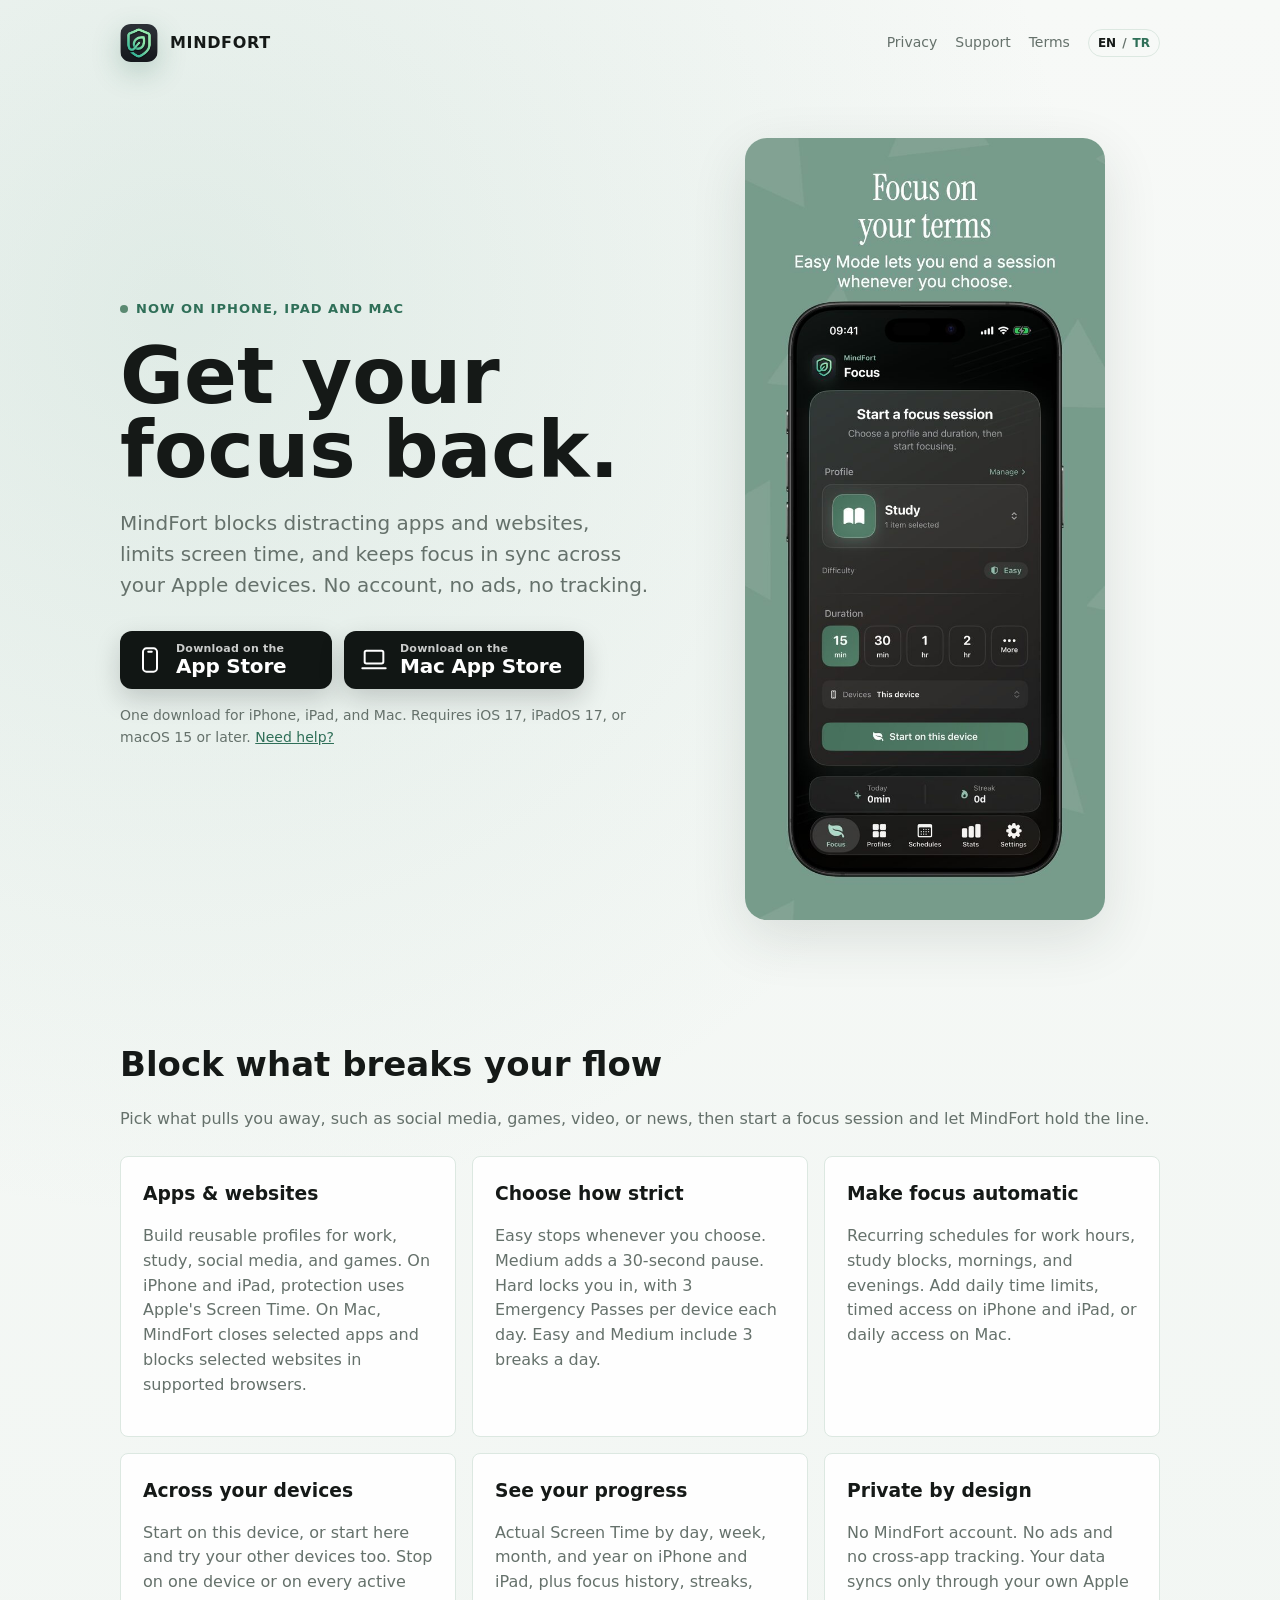
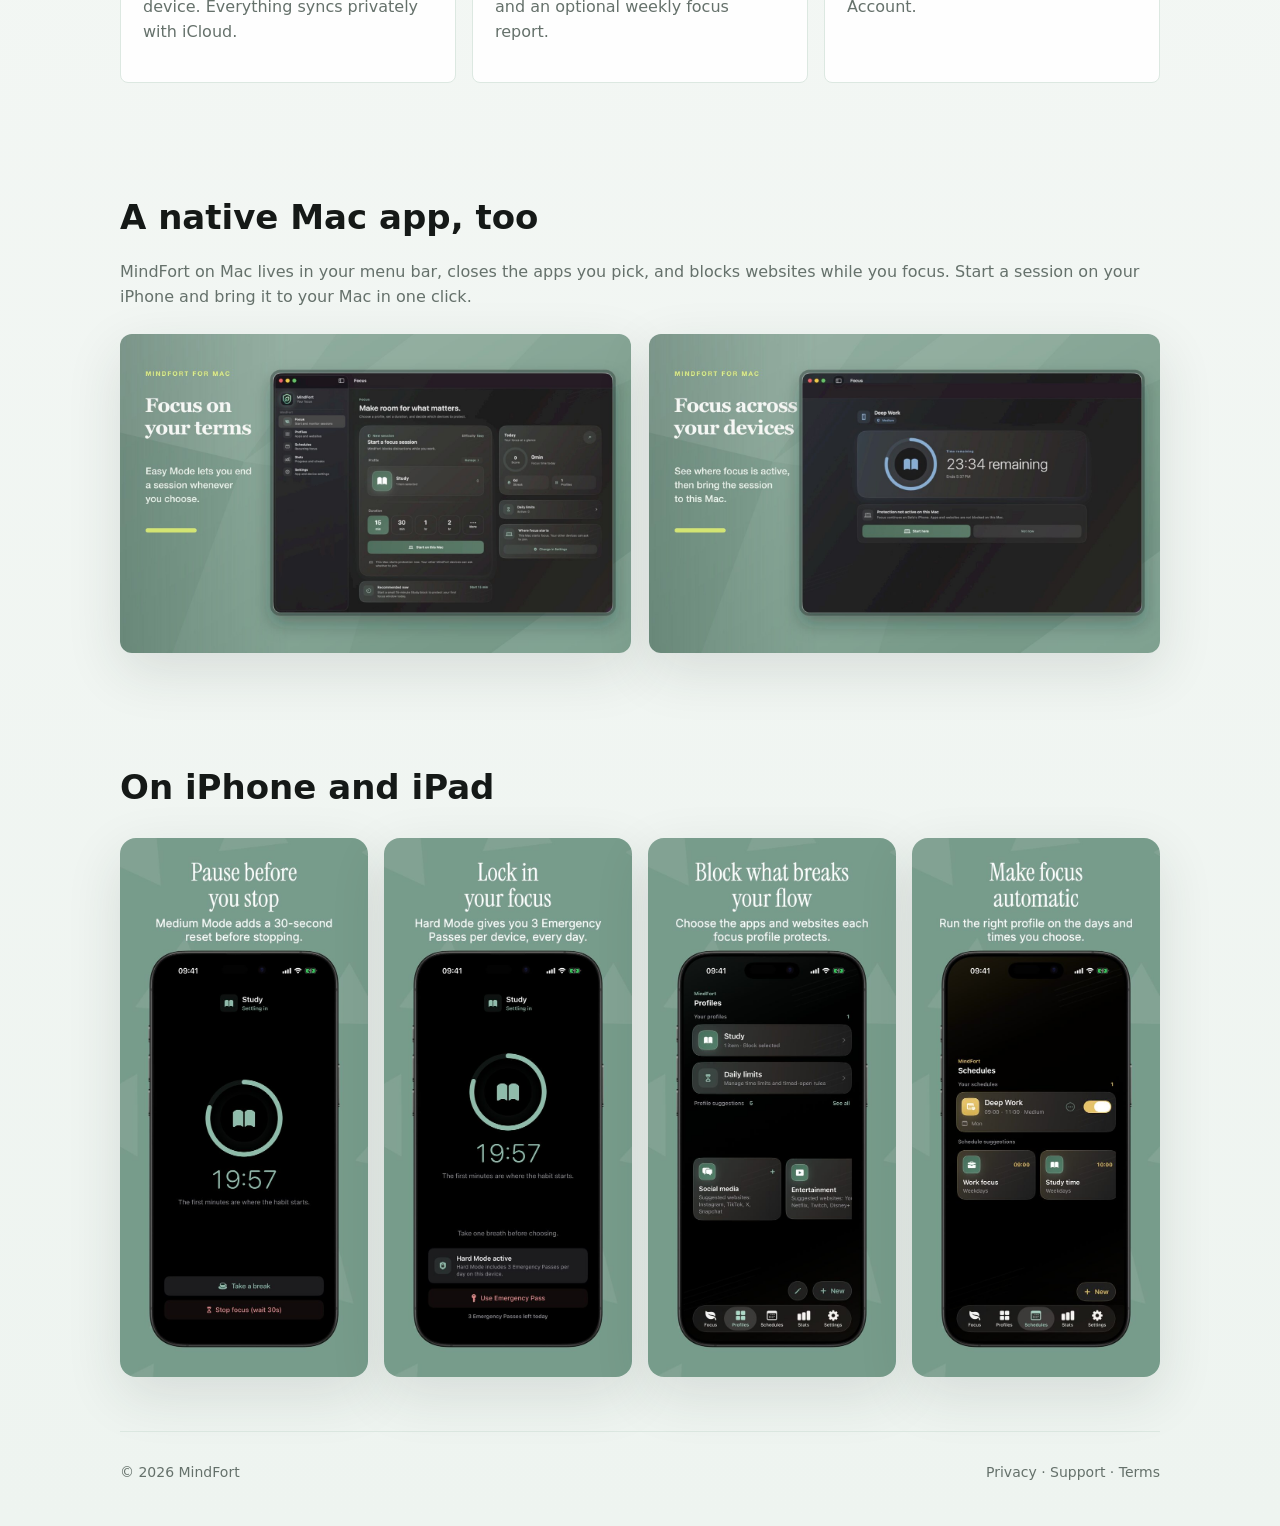
<file: index.html>
<!doctype html>
<html lang="en">
<head>
  <meta charset="utf-8">
  <meta name="viewport" content="width=device-width, initial-scale=1">
  <title>MindFort: App Blocker &amp; Focus for iPhone, iPad and Mac</title>
  <meta name="description" content="Block distracting apps and websites, limit screen time, and get your focus back on iPhone, iPad, and Mac. No account, no ads, no tracking.">
  <link rel="alternate" hreflang="en" href="https://mindfortapp.github.io/">
  <link rel="alternate" hreflang="tr" href="https://mindfortapp.github.io/tr.html">
  <meta property="og:title" content="MindFort: App Blocker &amp; Focus">
  <meta property="og:description" content="Block distracting apps and websites on iPhone, iPad, and Mac.">
  <meta property="og:image" content="https://mindfortapp.github.io/screen-mac-01-easy.jpg">
  <meta name="apple-itunes-app" content="app-id=6761208050">
  <link rel="stylesheet" href="styles.css">
</head>
<body>
  <header class="shell nav">
    <a class="brand" href="index.html">
      <img src="app-logo.png" alt="MindFort app icon">
      <span>MINDFORT</span>
    </a>
    <nav class="nav-links" aria-label="Main navigation">
      <a href="privacy.html">Privacy</a>
      <a href="support.html">Support</a>
      <a href="terms.html">Terms</a>
      <span class="language-switch" aria-label="Language selection">
        <span class="language-current">EN</span>
        <span aria-hidden="true">/</span>
        <a href="tr.html" lang="tr" hreflang="tr">TR</a>
      </span>
    </nav>
  </header>

  <main>
    <section class="shell hero">
      <div>
        <div class="eyebrow">Now on iPhone, iPad and Mac</div>
        <h1>Get your focus back.</h1>
        <p class="lead">MindFort blocks distracting apps and websites, limits screen time, and keeps focus in sync across your Apple devices. No account, no ads, no tracking.</p>
        <div class="store-buttons">
          <a class="store-button" href="https://apps.apple.com/app/mindfort-app-blocker-focus/id6761208050" target="_blank" rel="noopener">
            <svg viewBox="0 0 24 24" aria-hidden="true"><rect x="6" y="2" width="12" height="20" rx="3"/><path d="M10.5 5h3"/></svg>
            <span><small>Download on the</small>App Store</span>
          </a>
          <a class="store-button" href="https://apps.apple.com/app/mindfort-app-blocker-focus/id6761208050?platform=mac" target="_blank" rel="noopener">
            <svg viewBox="0 0 24 24" aria-hidden="true"><rect x="4" y="4" width="16" height="11" rx="1.5"/><path d="M2 19h20"/></svg>
            <span><small>Download on the</small>Mac App Store</span>
          </a>
        </div>
        <p class="fine-print">One download for iPhone, iPad, and Mac. Requires iOS 17, iPadOS 17, or macOS 15 or later. <a href="support.html">Need help?</a></p>
      </div>

      <figure class="hero-shot">
        <img src="screen-iphone-01-easy.jpg" width="640" height="1391" alt="MindFort on iPhone: start a focus session with an Easy profile">
      </figure>
    </section>

    <section class="shell section">
      <h2>Block what breaks your flow</h2>
      <p>Pick what pulls you away, such as social media, games, video, or news, then start a focus session and let MindFort hold the line.</p>

      <div class="grid">
        <article class="card">
          <h3>Apps &amp; websites</h3>
          <p>Build reusable profiles for work, study, social media, and games. On iPhone and iPad, protection uses Apple's Screen Time. On Mac, MindFort closes selected apps and blocks selected websites in supported browsers.</p>
        </article>
        <article class="card">
          <h3>Choose how strict</h3>
          <p>Easy stops whenever you choose. Medium adds a 30-second pause. Hard locks you in, with 3 Emergency Passes per device each day. Easy and Medium include 3 breaks a day.</p>
        </article>
        <article class="card">
          <h3>Make focus automatic</h3>
          <p>Recurring schedules for work hours, study blocks, mornings, and evenings. Add daily time limits, timed access on iPhone and iPad, or daily access on Mac.</p>
        </article>
        <article class="card">
          <h3>Across your devices</h3>
          <p>Start on this device, or start here and try your other devices too. Stop on one device or on every active device. Everything syncs privately with iCloud.</p>
        </article>
        <article class="card">
          <h3>See your progress</h3>
          <p>Actual Screen Time by day, week, month, and year on iPhone and iPad, plus focus history, streaks, and an optional weekly focus report.</p>
        </article>
        <article class="card">
          <h3>Private by design</h3>
          <p>No MindFort account. No ads and no cross-app tracking. Your data syncs only through your own Apple Account.</p>
        </article>
      </div>
    </section>

    <section class="shell section">
      <h2>A native Mac app, too</h2>
      <p>MindFort on Mac lives in your menu bar, closes the apps you pick, and blocks websites while you focus. Start a session on your iPhone and bring it to your Mac in one click.</p>
      <div class="mac-shots">
        <img src="screen-mac-01-easy.jpg" width="1440" height="900" loading="lazy" alt="MindFort for Mac: start a focus session">
        <img src="screen-mac-04-cross-device.jpg" width="1440" height="900" loading="lazy" alt="MindFort for Mac: bring a focus session from another device to this Mac">
      </div>
    </section>

    <section class="shell section">
      <h2>On iPhone and iPad</h2>
      <div class="gallery">
        <img src="screen-iphone-02-medium.jpg" width="640" height="1391" loading="lazy" alt="Medium Mode adds a 30-second reset before stopping">
        <img src="screen-iphone-03-hard.jpg" width="640" height="1391" loading="lazy" alt="Hard Mode with Emergency Passes">
        <img src="screen-iphone-05-profiles.jpg" width="640" height="1391" loading="lazy" alt="Reusable app and website profiles">
        <img src="screen-iphone-06-schedules.jpg" width="640" height="1391" loading="lazy" alt="Recurring focus schedules">
      </div>
    </section>
  </main>

  <footer class="shell footer">
    <span>© 2026 MindFort</span>
    <span>
      <a href="privacy.html">Privacy</a> ·
      <a href="support.html">Support</a> ·
      <a href="terms.html">Terms</a>
    </span>
  </footer>
</body>
</html>
</file>
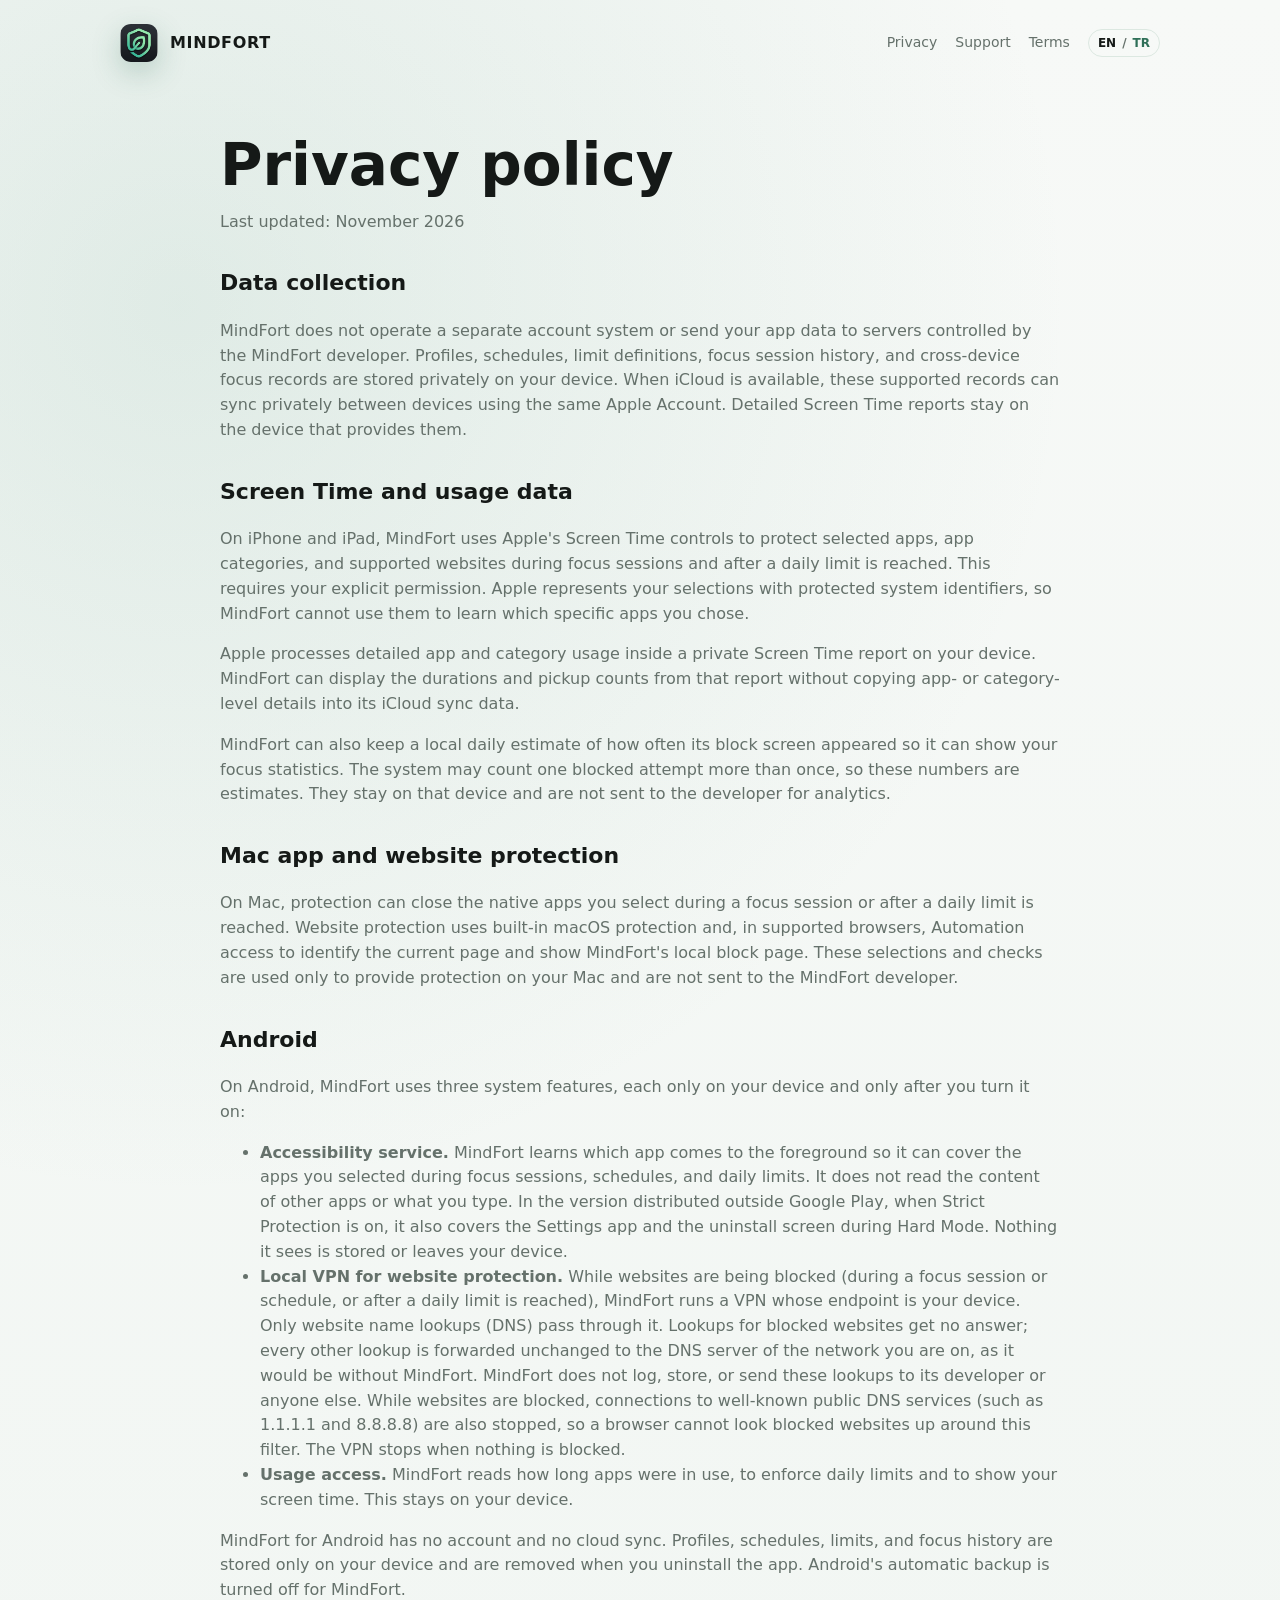
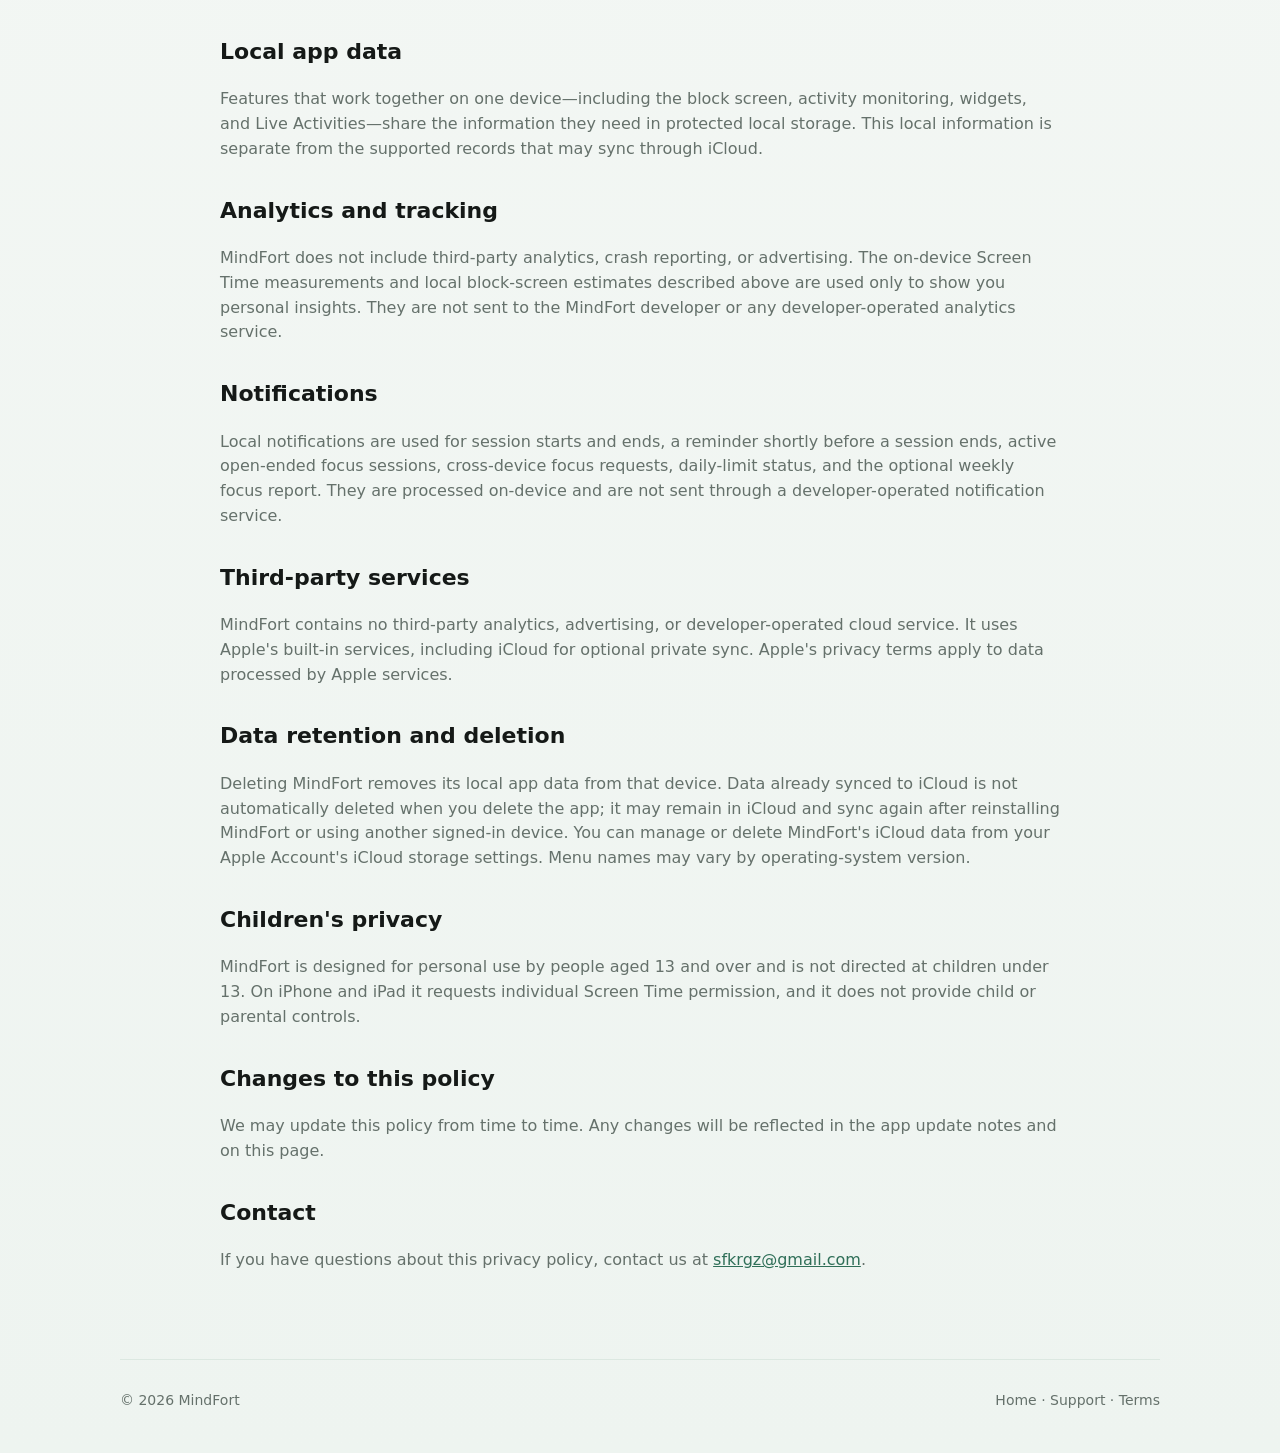
<file: privacy.html>
<!doctype html>
<html lang="en">
<head>
  <meta charset="utf-8">
  <meta name="viewport" content="width=device-width, initial-scale=1">
  <title>Privacy policy - MindFort</title>
  <meta name="description" content="MindFort privacy policy for local storage, Screen Time, Mac protection, notifications, and private iCloud sync.">
  <link rel="stylesheet" href="styles.css">
</head>
<body>
  <header class="shell nav">
    <a class="brand" href="index.html">
      <img src="app-logo.png" alt="MindFort app icon">
      <span>MINDFORT</span>
    </a>
    <nav class="nav-links" aria-label="Main navigation">
      <a href="privacy.html">Privacy</a>
      <a href="support.html">Support</a>
      <a href="terms.html">Terms</a>
      <span class="language-switch" aria-label="Language selection">
        <span class="language-current">EN</span>
        <span aria-hidden="true">/</span>
        <a href="tr-privacy.html" lang="tr" hreflang="tr">TR</a>
      </span>
    </nav>
  </header>

  <main class="shell legal">
    <h1>Privacy policy</h1>
    <p>Last updated: November 2026</p>

    <section>
      <h2>Data collection</h2>
      <p>MindFort does not operate a separate account system or send your app data to servers controlled by the MindFort developer. Profiles, schedules, limit definitions, focus session history, and cross-device focus records are stored privately on your device. When iCloud is available, these supported records can sync privately between devices using the same Apple Account. Detailed Screen Time reports stay on the device that provides them.</p>
    </section>

    <section>
      <h2>Screen Time and usage data</h2>
      <p>On iPhone and iPad, MindFort uses Apple's Screen Time controls to protect selected apps, app categories, and supported websites during focus sessions and after a daily limit is reached. This requires your explicit permission. Apple represents your selections with protected system identifiers, so MindFort cannot use them to learn which specific apps you chose.</p>
      <p>Apple processes detailed app and category usage inside a private Screen Time report on your device. MindFort can display the durations and pickup counts from that report without copying app- or category-level details into its iCloud sync data.</p>
      <p>MindFort can also keep a local daily estimate of how often its block screen appeared so it can show your focus statistics. The system may count one blocked attempt more than once, so these numbers are estimates. They stay on that device and are not sent to the developer for analytics.</p>
    </section>

    <section>
      <h2>Mac app and website protection</h2>
      <p>On Mac, protection can close the native apps you select during a focus session or after a daily limit is reached. Website protection uses built-in macOS protection and, in supported browsers, Automation access to identify the current page and show MindFort's local block page. These selections and checks are used only to provide protection on your Mac and are not sent to the MindFort developer.</p>
    </section>

    <section>
      <h2>Android</h2>
      <p>On Android, MindFort uses three system features, each only on your device and only after you turn it on:</p>
      <ul>
        <li><strong>Accessibility service.</strong> MindFort learns which app comes to the foreground so it can cover the apps you selected during focus sessions, schedules, and daily limits. It does not read the content of other apps or what you type. In the version distributed outside Google Play, when Strict Protection is on, it also covers the Settings app and the uninstall screen during Hard Mode. Nothing it sees is stored or leaves your device.</li>
        <li><strong>Local VPN for website protection.</strong> While websites are being blocked (during a focus session or schedule, or after a daily limit is reached), MindFort runs a VPN whose endpoint is your device. Only website name lookups (DNS) pass through it. Lookups for blocked websites get no answer; every other lookup is forwarded unchanged to the DNS server of the network you are on, as it would be without MindFort. MindFort does not log, store, or send these lookups to its developer or anyone else. While websites are blocked, connections to well-known public DNS services (such as 1.1.1.1 and 8.8.8.8) are also stopped, so a browser cannot look blocked websites up around this filter. The VPN stops when nothing is blocked.</li>
        <li><strong>Usage access.</strong> MindFort reads how long apps were in use, to enforce daily limits and to show your screen time. This stays on your device.</li>
      </ul>
      <p>MindFort for Android has no account and no cloud sync. Profiles, schedules, limits, and focus history are stored only on your device and are removed when you uninstall the app. Android's automatic backup is turned off for MindFort.</p>
    </section>

    <section>
      <h2>Local app data</h2>
      <p>Features that work together on one device—including the block screen, activity monitoring, widgets, and Live Activities—share the information they need in protected local storage. This local information is separate from the supported records that may sync through iCloud.</p>
    </section>

    <section>
      <h2>Analytics and tracking</h2>
      <p>MindFort does not include third-party analytics, crash reporting, or advertising. The on-device Screen Time measurements and local block-screen estimates described above are used only to show you personal insights. They are not sent to the MindFort developer or any developer-operated analytics service.</p>
    </section>

    <section>
      <h2>Notifications</h2>
      <p>Local notifications are used for session starts and ends, a reminder shortly before a session ends, active open-ended focus sessions, cross-device focus requests, daily-limit status, and the optional weekly focus report. They are processed on-device and are not sent through a developer-operated notification service.</p>
    </section>

    <section>
      <h2>Third-party services</h2>
      <p>MindFort contains no third-party analytics, advertising, or developer-operated cloud service. It uses Apple's built-in services, including iCloud for optional private sync. Apple's privacy terms apply to data processed by Apple services.</p>
    </section>

    <section>
      <h2>Data retention and deletion</h2>
      <p>Deleting MindFort removes its local app data from that device. Data already synced to iCloud is not automatically deleted when you delete the app; it may remain in iCloud and sync again after reinstalling MindFort or using another signed-in device. You can manage or delete MindFort's iCloud data from your Apple Account's iCloud storage settings. Menu names may vary by operating-system version.</p>
    </section>

    <section>
      <h2>Children's privacy</h2>
      <p>MindFort is designed for personal use by people aged 13 and over and is not directed at children under 13. On iPhone and iPad it requests individual Screen Time permission, and it does not provide child or parental controls.</p>
    </section>

    <section>
      <h2>Changes to this policy</h2>
      <p>We may update this policy from time to time. Any changes will be reflected in the app update notes and on this page.</p>
    </section>

    <section>
      <h2>Contact</h2>
      <p>If you have questions about this privacy policy, contact us at <a href="mailto:sfkrgz@gmail.com">sfkrgz@gmail.com</a>.</p>
    </section>
  </main>

  <footer class="shell footer">
    <span>© 2026 MindFort</span>
    <span>
      <a href="index.html">Home</a> ·
      <a href="support.html">Support</a> ·
      <a href="terms.html">Terms</a>
    </span>
  </footer>
</body>
</html>
</file>
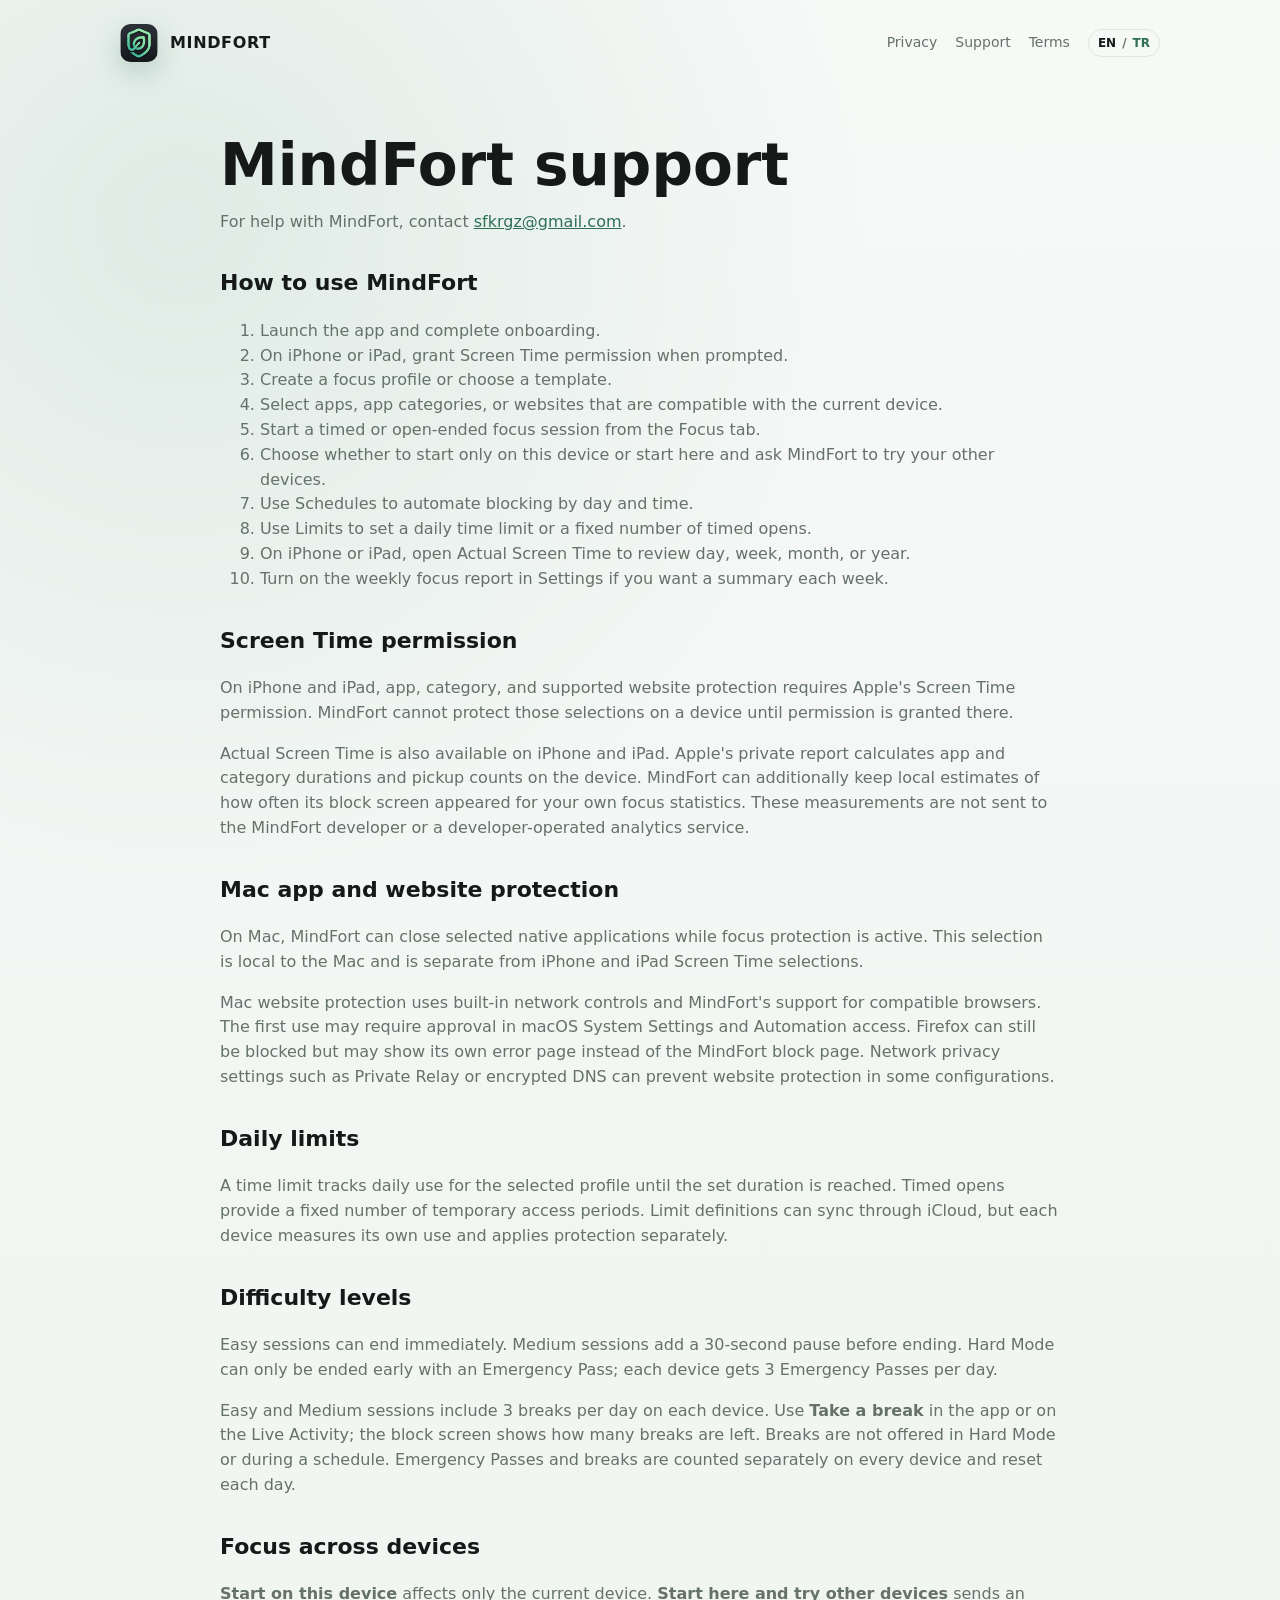
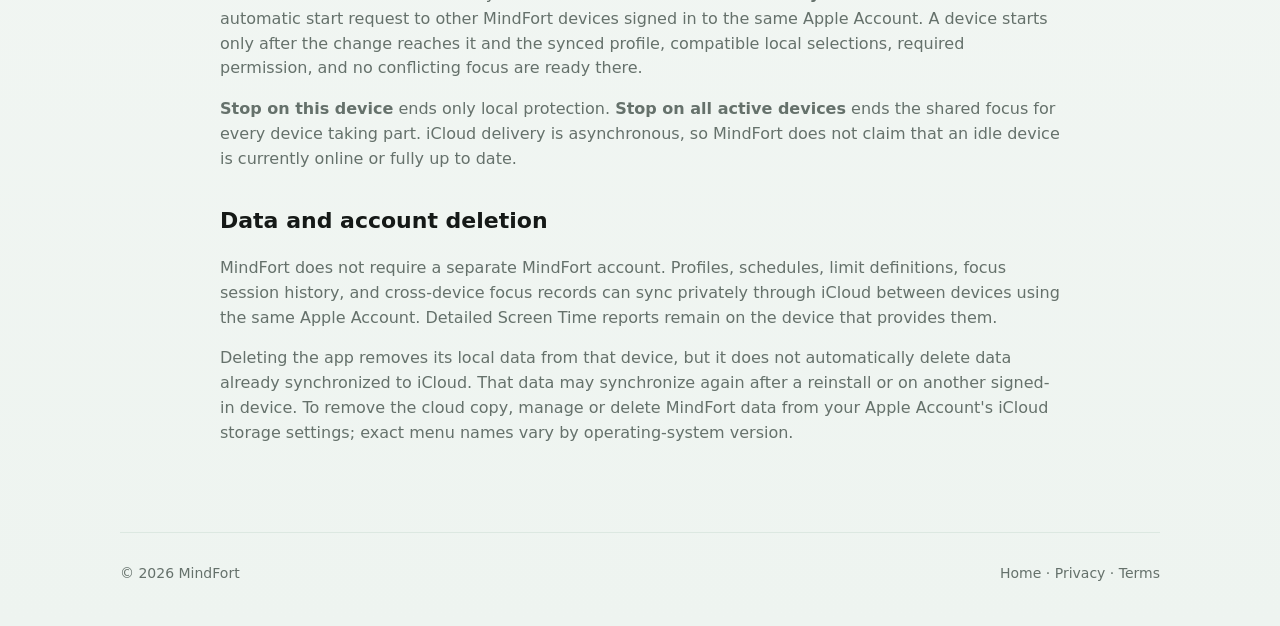
<file: support.html>
<!doctype html>
<html lang="en">
<head>
  <meta charset="utf-8">
  <meta name="viewport" content="width=device-width, initial-scale=1">
  <title>Support - MindFort</title>
  <meta name="description" content="MindFort help for focus sessions, profiles, schedules, daily limits, Screen Time, Mac protection, and private cross-device sync.">
  <link rel="stylesheet" href="styles.css">
</head>
<body>
  <header class="shell nav">
    <a class="brand" href="index.html">
      <img src="app-logo.png" alt="MindFort app icon">
      <span>MINDFORT</span>
    </a>
    <nav class="nav-links" aria-label="Main navigation">
      <a href="privacy.html">Privacy</a>
      <a href="support.html">Support</a>
      <a href="terms.html">Terms</a>
      <span class="language-switch" aria-label="Language selection">
        <span class="language-current">EN</span>
        <span aria-hidden="true">/</span>
        <a href="tr-support.html" lang="tr" hreflang="tr">TR</a>
      </span>
    </nav>
  </header>

  <main class="shell legal">
    <h1>MindFort support</h1>
    <p>For help with MindFort, contact <a href="mailto:sfkrgz@gmail.com">sfkrgz@gmail.com</a>.</p>

    <section>
      <h2>How to use MindFort</h2>
      <ol>
        <li>Launch the app and complete onboarding.</li>
        <li>On iPhone or iPad, grant Screen Time permission when prompted.</li>
        <li>Create a focus profile or choose a template.</li>
        <li>Select apps, app categories, or websites that are compatible with the current device.</li>
        <li>Start a timed or open-ended focus session from the Focus tab.</li>
        <li>Choose whether to start only on this device or start here and ask MindFort to try your other devices.</li>
        <li>Use Schedules to automate blocking by day and time.</li>
        <li>Use Limits to set a daily time limit or a fixed number of timed opens.</li>
        <li>On iPhone or iPad, open Actual Screen Time to review day, week, month, or year.</li>
        <li>Turn on the weekly focus report in Settings if you want a summary each week.</li>
      </ol>
    </section>

    <section>
      <h2>Screen Time permission</h2>
      <p>On iPhone and iPad, app, category, and supported website protection requires Apple's Screen Time permission. MindFort cannot protect those selections on a device until permission is granted there.</p>
      <p>Actual Screen Time is also available on iPhone and iPad. Apple's private report calculates app and category durations and pickup counts on the device. MindFort can additionally keep local estimates of how often its block screen appeared for your own focus statistics. These measurements are not sent to the MindFort developer or a developer-operated analytics service.</p>
    </section>

    <section>
      <h2>Mac app and website protection</h2>
      <p>On Mac, MindFort can close selected native applications while focus protection is active. This selection is local to the Mac and is separate from iPhone and iPad Screen Time selections.</p>
      <p>Mac website protection uses built-in network controls and MindFort's support for compatible browsers. The first use may require approval in macOS System Settings and Automation access. Firefox can still be blocked but may show its own error page instead of the MindFort block page. Network privacy settings such as Private Relay or encrypted DNS can prevent website protection in some configurations.</p>
    </section>

    <section>
      <h2>Daily limits</h2>
      <p>A time limit tracks daily use for the selected profile until the set duration is reached. Timed opens provide a fixed number of temporary access periods. Limit definitions can sync through iCloud, but each device measures its own use and applies protection separately.</p>
    </section>

    <section>
      <h2>Difficulty levels</h2>
      <p>Easy sessions can end immediately. Medium sessions add a 30-second pause before ending. Hard Mode can only be ended early with an Emergency Pass; each device gets 3 Emergency Passes per day.</p>
      <p>Easy and Medium sessions include 3 breaks per day on each device. Use <strong>Take a break</strong> in the app or on the Live Activity; the block screen shows how many breaks are left. Breaks are not offered in Hard Mode or during a schedule. Emergency Passes and breaks are counted separately on every device and reset each day.</p>
    </section>

    <section>
      <h2>Focus across devices</h2>
      <p><strong>Start on this device</strong> affects only the current device. <strong>Start here and try other devices</strong> sends an automatic start request to other MindFort devices signed in to the same Apple Account. A device starts only after the change reaches it and the synced profile, compatible local selections, required permission, and no conflicting focus are ready there.</p>
      <p><strong>Stop on this device</strong> ends only local protection. <strong>Stop on all active devices</strong> ends the shared focus for every device taking part. iCloud delivery is asynchronous, so MindFort does not claim that an idle device is currently online or fully up to date.</p>
    </section>

    <section>
      <h2>Data and account deletion</h2>
      <p>MindFort does not require a separate MindFort account. Profiles, schedules, limit definitions, focus session history, and cross-device focus records can sync privately through iCloud between devices using the same Apple Account. Detailed Screen Time reports remain on the device that provides them.</p>
      <p>Deleting the app removes its local data from that device, but it does not automatically delete data already synchronized to iCloud. That data may synchronize again after a reinstall or on another signed-in device. To remove the cloud copy, manage or delete MindFort data from your Apple Account's iCloud storage settings; exact menu names vary by operating-system version.</p>
    </section>
  </main>

  <footer class="shell footer">
    <span>© 2026 MindFort</span>
    <span>
      <a href="index.html">Home</a> ·
      <a href="privacy.html">Privacy</a> ·
      <a href="terms.html">Terms</a>
    </span>
  </footer>
</body>
</html>
</file>
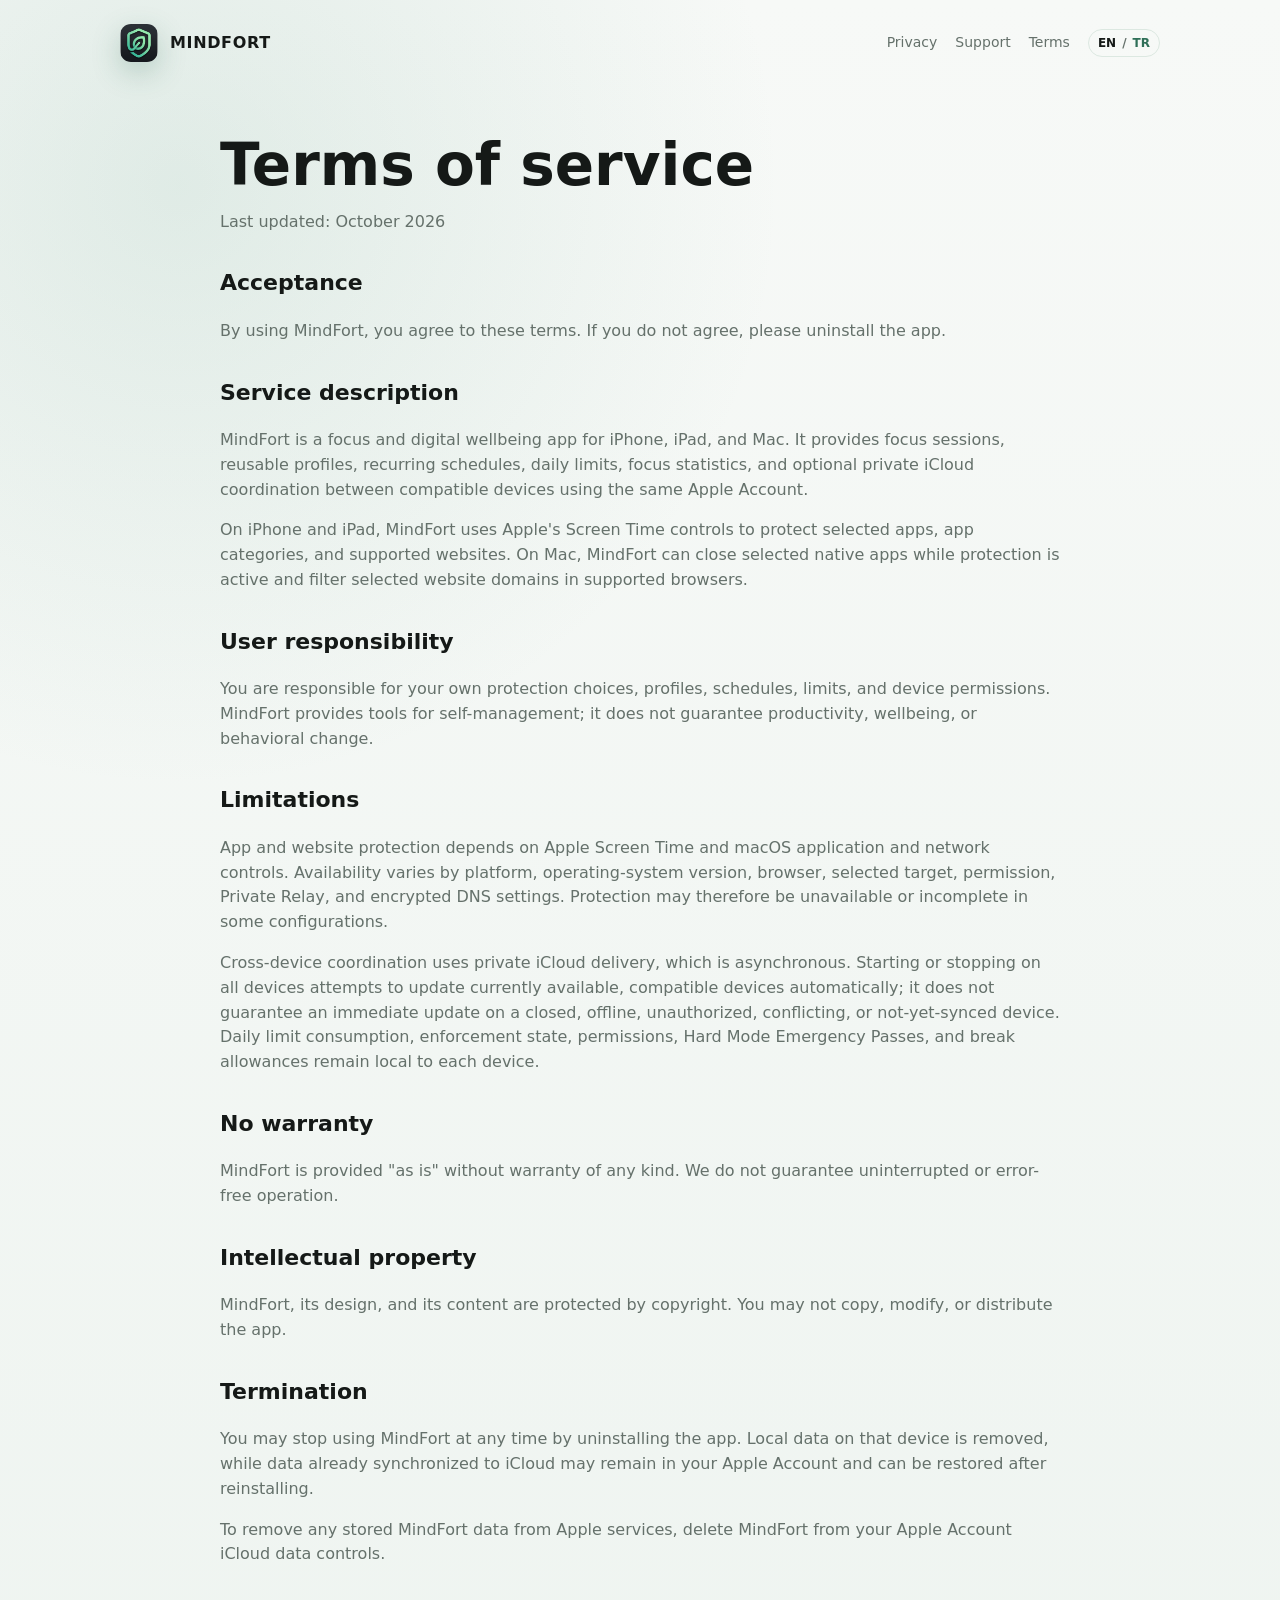
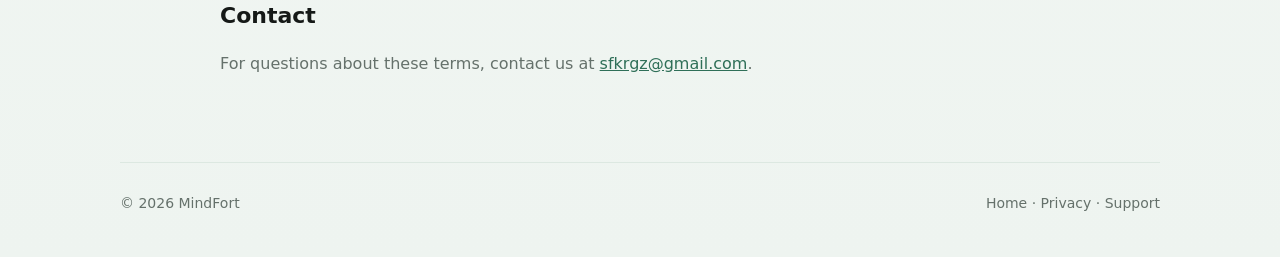
<file: terms.html>
<!doctype html>
<html lang="en">
<head>
  <meta charset="utf-8">
  <meta name="viewport" content="width=device-width, initial-scale=1">
  <title>Terms of service - MindFort</title>
  <meta name="description" content="MindFort terms of service.">
  <link rel="stylesheet" href="styles.css">
</head>
<body>
  <header class="shell nav">
    <a class="brand" href="index.html">
      <img src="app-logo.png" alt="MindFort app icon">
      <span>MINDFORT</span>
    </a>
    <nav class="nav-links" aria-label="Main navigation">
      <a href="privacy.html">Privacy</a>
      <a href="support.html">Support</a>
      <a href="terms.html">Terms</a>
      <span class="language-switch" aria-label="Language selection">
        <span class="language-current">EN</span>
        <span aria-hidden="true">/</span>
        <a href="tr-terms.html" lang="tr" hreflang="tr">TR</a>
      </span>
    </nav>
  </header>

  <main class="shell legal">
    <h1>Terms of service</h1>
    <p>Last updated: October 2026</p>

    <section>
      <h2>Acceptance</h2>
      <p>By using MindFort, you agree to these terms. If you do not agree, please uninstall the app.</p>
    </section>

    <section>
      <h2>Service description</h2>
      <p>MindFort is a focus and digital wellbeing app for iPhone, iPad, and Mac. It provides focus sessions, reusable profiles, recurring schedules, daily limits, focus statistics, and optional private iCloud coordination between compatible devices using the same Apple Account.</p>
      <p>On iPhone and iPad, MindFort uses Apple's Screen Time controls to protect selected apps, app categories, and supported websites. On Mac, MindFort can close selected native apps while protection is active and filter selected website domains in supported browsers.</p>
    </section>

    <section>
      <h2>User responsibility</h2>
      <p>You are responsible for your own protection choices, profiles, schedules, limits, and device permissions. MindFort provides tools for self-management; it does not guarantee productivity, wellbeing, or behavioral change.</p>
    </section>

    <section>
      <h2>Limitations</h2>
      <p>App and website protection depends on Apple Screen Time and macOS application and network controls. Availability varies by platform, operating-system version, browser, selected target, permission, Private Relay, and encrypted DNS settings. Protection may therefore be unavailable or incomplete in some configurations.</p>
      <p>Cross-device coordination uses private iCloud delivery, which is asynchronous. Starting or stopping on all devices attempts to update currently available, compatible devices automatically; it does not guarantee an immediate update on a closed, offline, unauthorized, conflicting, or not-yet-synced device. Daily limit consumption, enforcement state, permissions, Hard Mode Emergency Passes, and break allowances remain local to each device.</p>
    </section>

    <section>
      <h2>No warranty</h2>
      <p>MindFort is provided "as is" without warranty of any kind. We do not guarantee uninterrupted or error-free operation.</p>
    </section>

    <section>
      <h2>Intellectual property</h2>
      <p>MindFort, its design, and its content are protected by copyright. You may not copy, modify, or distribute the app.</p>
    </section>

    <section>
      <h2>Termination</h2>
      <p>You may stop using MindFort at any time by uninstalling the app. Local data on that device is removed, while data already synchronized to iCloud may remain in your Apple Account and can be restored after reinstalling.</p>
      <p>To remove any stored MindFort data from Apple services, delete MindFort from your Apple Account iCloud data controls.</p>
    </section>

    <section>
      <h2>Contact</h2>
      <p>For questions about these terms, contact us at <a href="mailto:sfkrgz@gmail.com">sfkrgz@gmail.com</a>.</p>
    </section>
  </main>

  <footer class="shell footer">
    <span>© 2026 MindFort</span>
    <span>
      <a href="index.html">Home</a> ·
      <a href="privacy.html">Privacy</a> ·
      <a href="support.html">Support</a>
    </span>
  </footer>
</body>
</html>
</file>
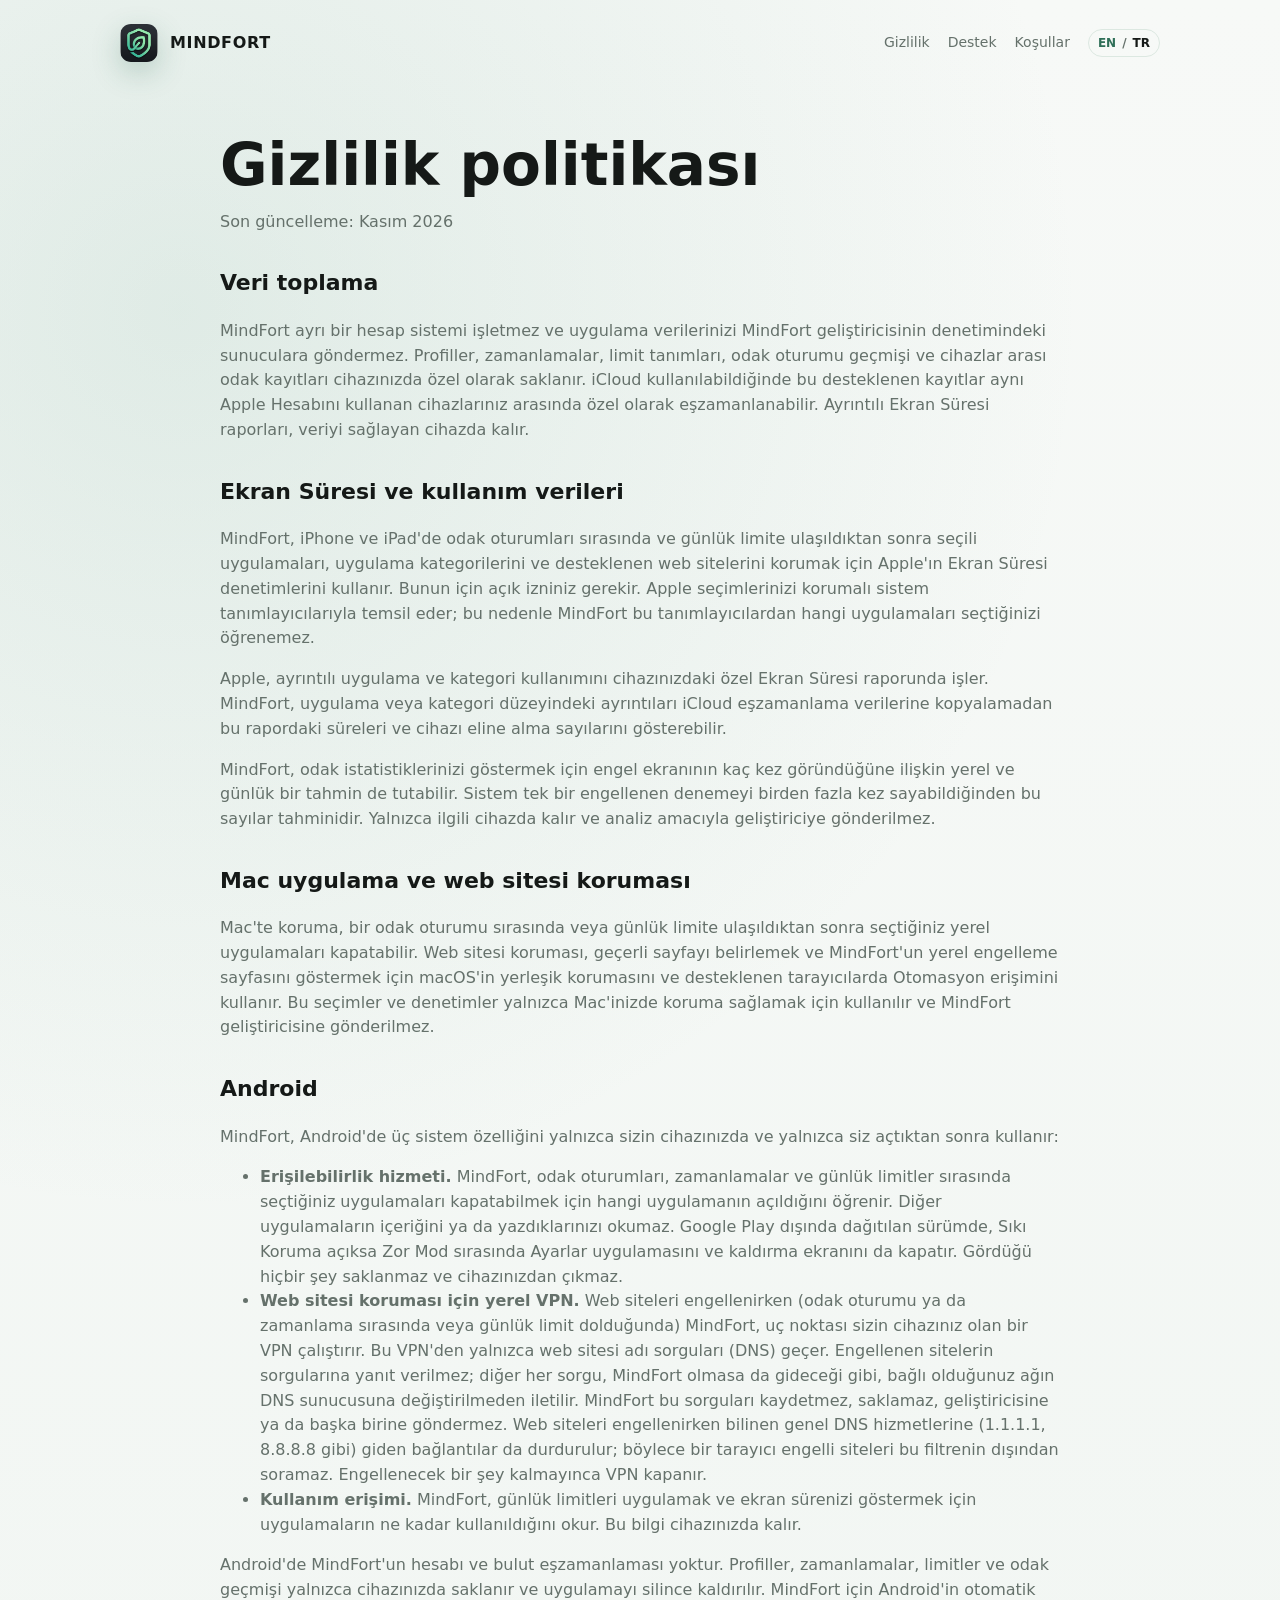
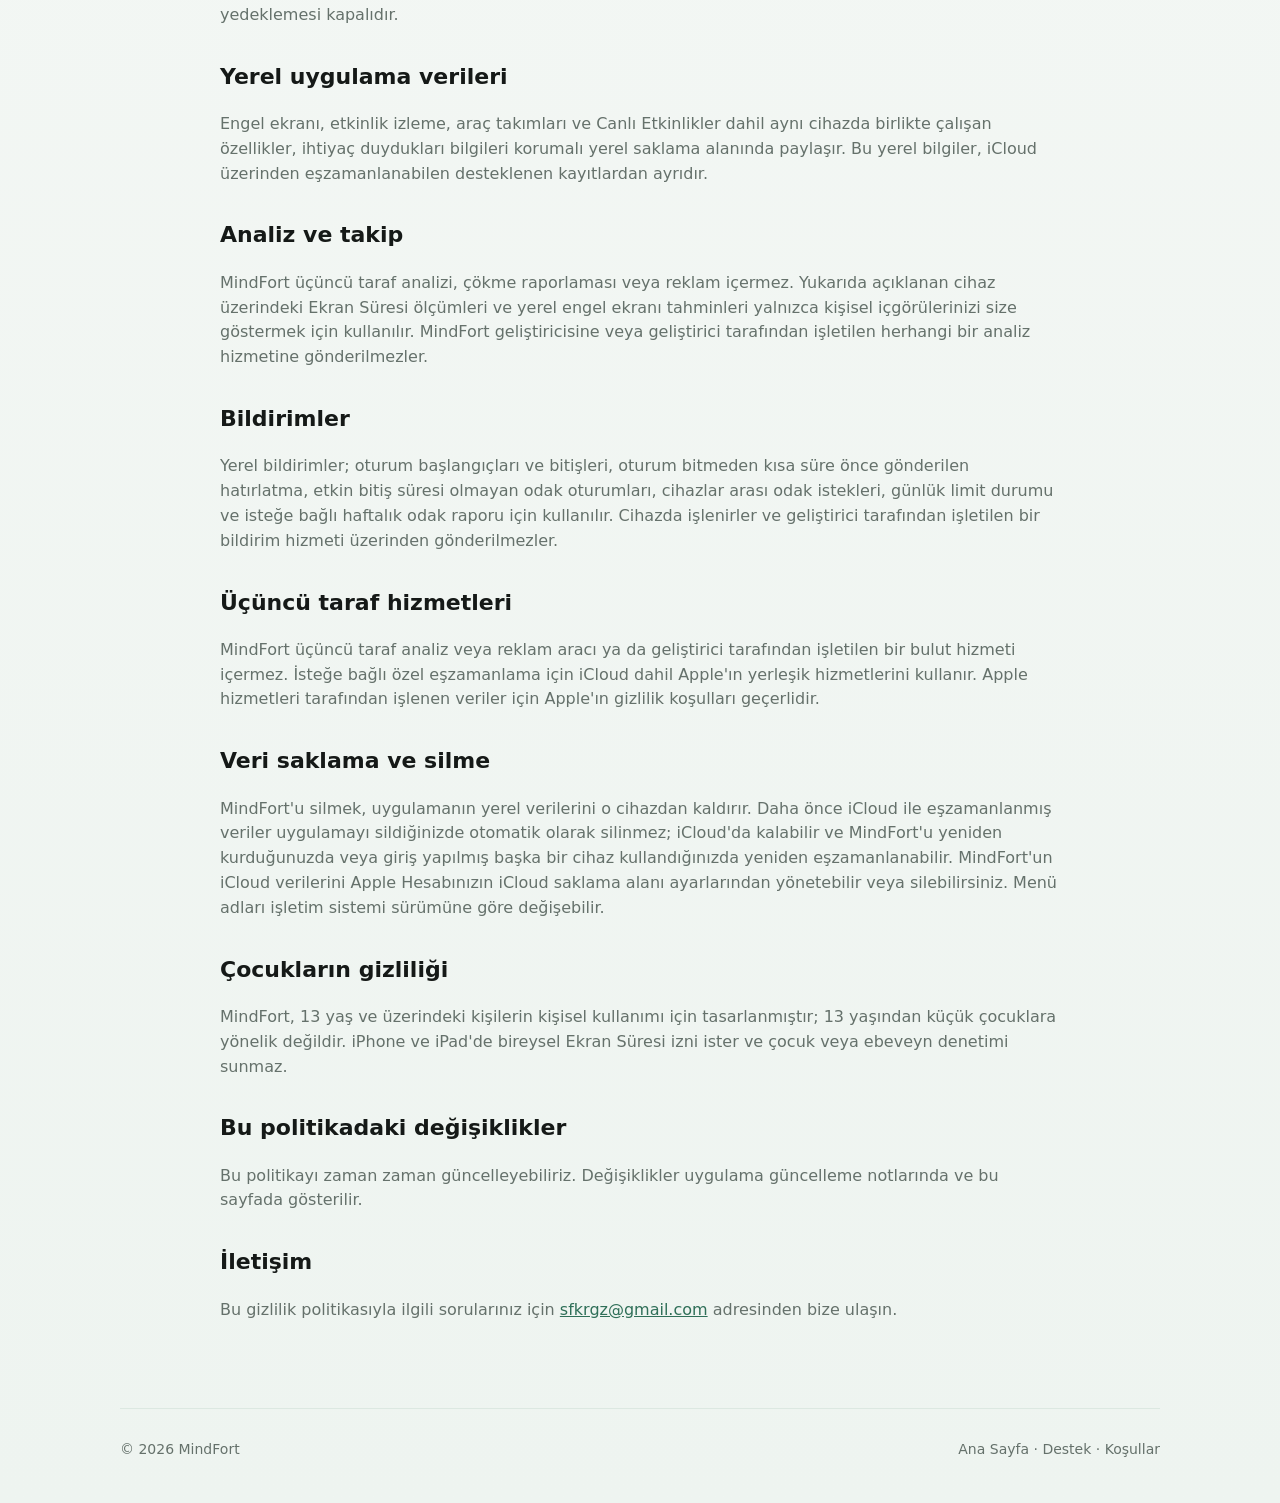
<file: tr-privacy.html>
<!doctype html>
<html lang="tr">
<head>
  <meta charset="utf-8">
  <meta name="viewport" content="width=device-width, initial-scale=1">
  <title>Gizlilik politikası - MindFort</title>
  <meta name="description" content="Yerel saklama, Ekran Süresi, Mac koruması, bildirimler ve özel iCloud eşzamanlaması için MindFort gizlilik politikası.">
  <link rel="stylesheet" href="styles.css">
</head>
<body>
  <header class="shell nav">
    <a class="brand" href="tr.html">
      <img src="app-logo.png" alt="MindFort uygulama simgesi">
      <span>MINDFORT</span>
    </a>
    <nav class="nav-links" aria-label="Ana menü">
      <a href="tr-privacy.html">Gizlilik</a>
      <a href="tr-support.html">Destek</a>
      <a href="tr-terms.html">Koşullar</a>
      <span class="language-switch" aria-label="Dil seçimi">
        <a href="privacy.html" lang="en" hreflang="en">EN</a>
        <span aria-hidden="true">/</span>
        <span class="language-current">TR</span>
      </span>
    </nav>
  </header>

  <main class="shell legal">
    <h1>Gizlilik politikası</h1>
    <p>Son güncelleme: Kasım 2026</p>

    <section>
      <h2>Veri toplama</h2>
      <p>MindFort ayrı bir hesap sistemi işletmez ve uygulama verilerinizi MindFort geliştiricisinin denetimindeki sunuculara göndermez. Profiller, zamanlamalar, limit tanımları, odak oturumu geçmişi ve cihazlar arası odak kayıtları cihazınızda özel olarak saklanır. iCloud kullanılabildiğinde bu desteklenen kayıtlar aynı Apple Hesabını kullanan cihazlarınız arasında özel olarak eşzamanlanabilir. Ayrıntılı Ekran Süresi raporları, veriyi sağlayan cihazda kalır.</p>
    </section>

    <section>
      <h2>Ekran Süresi ve kullanım verileri</h2>
      <p>MindFort, iPhone ve iPad'de odak oturumları sırasında ve günlük limite ulaşıldıktan sonra seçili uygulamaları, uygulama kategorilerini ve desteklenen web sitelerini korumak için Apple'ın Ekran Süresi denetimlerini kullanır. Bunun için açık izniniz gerekir. Apple seçimlerinizi korumalı sistem tanımlayıcılarıyla temsil eder; bu nedenle MindFort bu tanımlayıcılardan hangi uygulamaları seçtiğinizi öğrenemez.</p>
      <p>Apple, ayrıntılı uygulama ve kategori kullanımını cihazınızdaki özel Ekran Süresi raporunda işler. MindFort, uygulama veya kategori düzeyindeki ayrıntıları iCloud eşzamanlama verilerine kopyalamadan bu rapordaki süreleri ve cihazı eline alma sayılarını gösterebilir.</p>
      <p>MindFort, odak istatistiklerinizi göstermek için engel ekranının kaç kez göründüğüne ilişkin yerel ve günlük bir tahmin de tutabilir. Sistem tek bir engellenen denemeyi birden fazla kez sayabildiğinden bu sayılar tahminidir. Yalnızca ilgili cihazda kalır ve analiz amacıyla geliştiriciye gönderilmez.</p>
    </section>

    <section>
      <h2>Mac uygulama ve web sitesi koruması</h2>
      <p>Mac'te koruma, bir odak oturumu sırasında veya günlük limite ulaşıldıktan sonra seçtiğiniz yerel uygulamaları kapatabilir. Web sitesi koruması, geçerli sayfayı belirlemek ve MindFort'un yerel engelleme sayfasını göstermek için macOS'in yerleşik korumasını ve desteklenen tarayıcılarda Otomasyon erişimini kullanır. Bu seçimler ve denetimler yalnızca Mac'inizde koruma sağlamak için kullanılır ve MindFort geliştiricisine gönderilmez.</p>
    </section>

    <section>
      <h2>Android</h2>
      <p>MindFort, Android'de üç sistem özelliğini yalnızca sizin cihazınızda ve yalnızca siz açtıktan sonra kullanır:</p>
      <ul>
        <li><strong>Erişilebilirlik hizmeti.</strong> MindFort, odak oturumları, zamanlamalar ve günlük limitler sırasında seçtiğiniz uygulamaları kapatabilmek için hangi uygulamanın açıldığını öğrenir. Diğer uygulamaların içeriğini ya da yazdıklarınızı okumaz. Google Play dışında dağıtılan sürümde, Sıkı Koruma açıksa Zor Mod sırasında Ayarlar uygulamasını ve kaldırma ekranını da kapatır. Gördüğü hiçbir şey saklanmaz ve cihazınızdan çıkmaz.</li>
        <li><strong>Web sitesi koruması için yerel VPN.</strong> Web siteleri engellenirken (odak oturumu ya da zamanlama sırasında veya günlük limit dolduğunda) MindFort, uç noktası sizin cihazınız olan bir VPN çalıştırır. Bu VPN'den yalnızca web sitesi adı sorguları (DNS) geçer. Engellenen sitelerin sorgularına yanıt verilmez; diğer her sorgu, MindFort olmasa da gideceği gibi, bağlı olduğunuz ağın DNS sunucusuna değiştirilmeden iletilir. MindFort bu sorguları kaydetmez, saklamaz, geliştiricisine ya da başka birine göndermez. Web siteleri engellenirken bilinen genel DNS hizmetlerine (1.1.1.1, 8.8.8.8 gibi) giden bağlantılar da durdurulur; böylece bir tarayıcı engelli siteleri bu filtrenin dışından soramaz. Engellenecek bir şey kalmayınca VPN kapanır.</li>
        <li><strong>Kullanım erişimi.</strong> MindFort, günlük limitleri uygulamak ve ekran sürenizi göstermek için uygulamaların ne kadar kullanıldığını okur. Bu bilgi cihazınızda kalır.</li>
      </ul>
      <p>Android'de MindFort'un hesabı ve bulut eşzamanlaması yoktur. Profiller, zamanlamalar, limitler ve odak geçmişi yalnızca cihazınızda saklanır ve uygulamayı silince kaldırılır. MindFort için Android'in otomatik yedeklemesi kapalıdır.</p>
    </section>

    <section>
      <h2>Yerel uygulama verileri</h2>
      <p>Engel ekranı, etkinlik izleme, araç takımları ve Canlı Etkinlikler dahil aynı cihazda birlikte çalışan özellikler, ihtiyaç duydukları bilgileri korumalı yerel saklama alanında paylaşır. Bu yerel bilgiler, iCloud üzerinden eşzamanlanabilen desteklenen kayıtlardan ayrıdır.</p>
    </section>

    <section>
      <h2>Analiz ve takip</h2>
      <p>MindFort üçüncü taraf analizi, çökme raporlaması veya reklam içermez. Yukarıda açıklanan cihaz üzerindeki Ekran Süresi ölçümleri ve yerel engel ekranı tahminleri yalnızca kişisel içgörülerinizi size göstermek için kullanılır. MindFort geliştiricisine veya geliştirici tarafından işletilen herhangi bir analiz hizmetine gönderilmezler.</p>
    </section>

    <section>
      <h2>Bildirimler</h2>
      <p>Yerel bildirimler; oturum başlangıçları ve bitişleri, oturum bitmeden kısa süre önce gönderilen hatırlatma, etkin bitiş süresi olmayan odak oturumları, cihazlar arası odak istekleri, günlük limit durumu ve isteğe bağlı haftalık odak raporu için kullanılır. Cihazda işlenirler ve geliştirici tarafından işletilen bir bildirim hizmeti üzerinden gönderilmezler.</p>
    </section>

    <section>
      <h2>Üçüncü taraf hizmetleri</h2>
      <p>MindFort üçüncü taraf analiz veya reklam aracı ya da geliştirici tarafından işletilen bir bulut hizmeti içermez. İsteğe bağlı özel eşzamanlama için iCloud dahil Apple'ın yerleşik hizmetlerini kullanır. Apple hizmetleri tarafından işlenen veriler için Apple'ın gizlilik koşulları geçerlidir.</p>
    </section>

    <section>
      <h2>Veri saklama ve silme</h2>
      <p>MindFort'u silmek, uygulamanın yerel verilerini o cihazdan kaldırır. Daha önce iCloud ile eşzamanlanmış veriler uygulamayı sildiğinizde otomatik olarak silinmez; iCloud'da kalabilir ve MindFort'u yeniden kurduğunuzda veya giriş yapılmış başka bir cihaz kullandığınızda yeniden eşzamanlanabilir. MindFort'un iCloud verilerini Apple Hesabınızın iCloud saklama alanı ayarlarından yönetebilir veya silebilirsiniz. Menü adları işletim sistemi sürümüne göre değişebilir.</p>
    </section>

    <section>
      <h2>Çocukların gizliliği</h2>
      <p>MindFort, 13 yaş ve üzerindeki kişilerin kişisel kullanımı için tasarlanmıştır; 13 yaşından küçük çocuklara yönelik değildir. iPhone ve iPad'de bireysel Ekran Süresi izni ister ve çocuk veya ebeveyn denetimi sunmaz.</p>
    </section>

    <section>
      <h2>Bu politikadaki değişiklikler</h2>
      <p>Bu politikayı zaman zaman güncelleyebiliriz. Değişiklikler uygulama güncelleme notlarında ve bu sayfada gösterilir.</p>
    </section>

    <section>
      <h2>İletişim</h2>
      <p>Bu gizlilik politikasıyla ilgili sorularınız için <a href="mailto:sfkrgz@gmail.com">sfkrgz@gmail.com</a> adresinden bize ulaşın.</p>
    </section>
  </main>

  <footer class="shell footer">
    <span>© 2026 MindFort</span>
    <span>
      <a href="tr.html">Ana Sayfa</a> ·
      <a href="tr-support.html">Destek</a> ·
      <a href="tr-terms.html">Koşullar</a>
    </span>
  </footer>
</body>
</html>
</file>
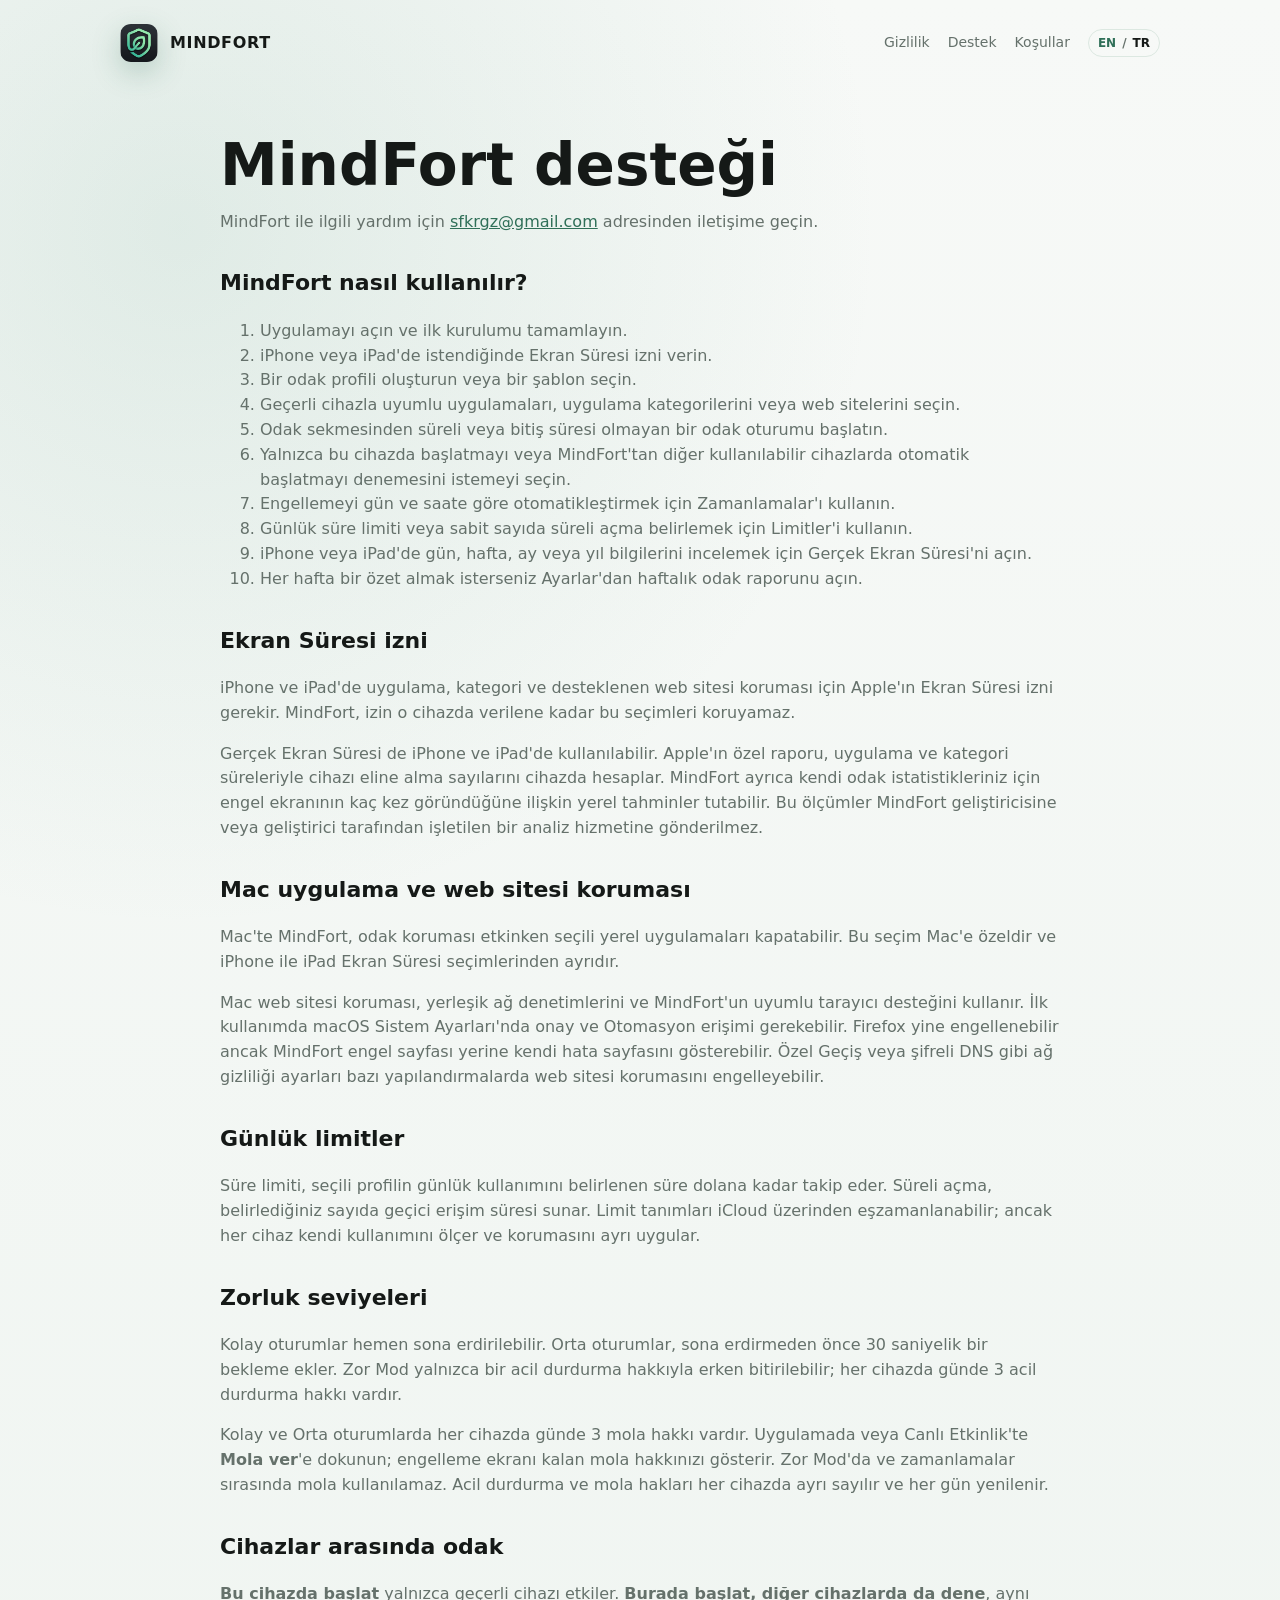
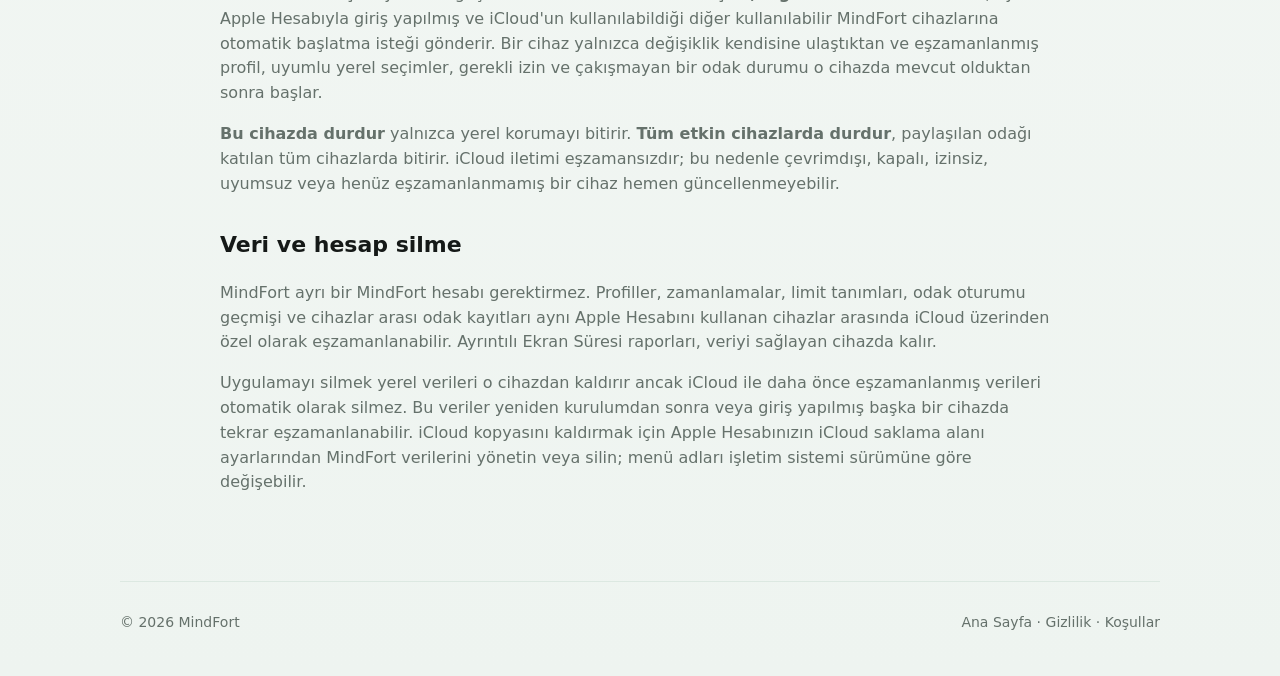
<file: tr-support.html>
<!doctype html>
<html lang="tr">
<head>
  <meta charset="utf-8">
  <meta name="viewport" content="width=device-width, initial-scale=1">
  <title>Destek - MindFort</title>
  <meta name="description" content="Odak oturumları, profiller, zamanlamalar, günlük limitler, Ekran Süresi, Mac koruması ve cihazlar arası özel eşzamanlama için MindFort yardımı.">
  <link rel="stylesheet" href="styles.css">
</head>
<body>
  <header class="shell nav">
    <a class="brand" href="tr.html">
      <img src="app-logo.png" alt="MindFort uygulama simgesi">
      <span>MINDFORT</span>
    </a>
    <nav class="nav-links" aria-label="Ana menü">
      <a href="tr-privacy.html">Gizlilik</a>
      <a href="tr-support.html">Destek</a>
      <a href="tr-terms.html">Koşullar</a>
      <span class="language-switch" aria-label="Dil seçimi">
        <a href="support.html" lang="en" hreflang="en">EN</a>
        <span aria-hidden="true">/</span>
        <span class="language-current">TR</span>
      </span>
    </nav>
  </header>

  <main class="shell legal">
    <h1>MindFort desteği</h1>
    <p>MindFort ile ilgili yardım için <a href="mailto:sfkrgz@gmail.com">sfkrgz@gmail.com</a> adresinden iletişime geçin.</p>

    <section>
      <h2>MindFort nasıl kullanılır?</h2>
      <ol>
        <li>Uygulamayı açın ve ilk kurulumu tamamlayın.</li>
        <li>iPhone veya iPad'de istendiğinde Ekran Süresi izni verin.</li>
        <li>Bir odak profili oluşturun veya bir şablon seçin.</li>
        <li>Geçerli cihazla uyumlu uygulamaları, uygulama kategorilerini veya web sitelerini seçin.</li>
        <li>Odak sekmesinden süreli veya bitiş süresi olmayan bir odak oturumu başlatın.</li>
        <li>Yalnızca bu cihazda başlatmayı veya MindFort'tan diğer kullanılabilir cihazlarda otomatik başlatmayı denemesini istemeyi seçin.</li>
        <li>Engellemeyi gün ve saate göre otomatikleştirmek için Zamanlamalar'ı kullanın.</li>
        <li>Günlük süre limiti veya sabit sayıda süreli açma belirlemek için Limitler'i kullanın.</li>
        <li>iPhone veya iPad'de gün, hafta, ay veya yıl bilgilerini incelemek için Gerçek Ekran Süresi'ni açın.</li>
        <li>Her hafta bir özet almak isterseniz Ayarlar'dan haftalık odak raporunu açın.</li>
      </ol>
    </section>

    <section>
      <h2>Ekran Süresi izni</h2>
      <p>iPhone ve iPad'de uygulama, kategori ve desteklenen web sitesi koruması için Apple'ın Ekran Süresi izni gerekir. MindFort, izin o cihazda verilene kadar bu seçimleri koruyamaz.</p>
      <p>Gerçek Ekran Süresi de iPhone ve iPad'de kullanılabilir. Apple'ın özel raporu, uygulama ve kategori süreleriyle cihazı eline alma sayılarını cihazda hesaplar. MindFort ayrıca kendi odak istatistikleriniz için engel ekranının kaç kez göründüğüne ilişkin yerel tahminler tutabilir. Bu ölçümler MindFort geliştiricisine veya geliştirici tarafından işletilen bir analiz hizmetine gönderilmez.</p>
    </section>

    <section>
      <h2>Mac uygulama ve web sitesi koruması</h2>
      <p>Mac'te MindFort, odak koruması etkinken seçili yerel uygulamaları kapatabilir. Bu seçim Mac'e özeldir ve iPhone ile iPad Ekran Süresi seçimlerinden ayrıdır.</p>
      <p>Mac web sitesi koruması, yerleşik ağ denetimlerini ve MindFort'un uyumlu tarayıcı desteğini kullanır. İlk kullanımda macOS Sistem Ayarları'nda onay ve Otomasyon erişimi gerekebilir. Firefox yine engellenebilir ancak MindFort engel sayfası yerine kendi hata sayfasını gösterebilir. Özel Geçiş veya şifreli DNS gibi ağ gizliliği ayarları bazı yapılandırmalarda web sitesi korumasını engelleyebilir.</p>
    </section>

    <section>
      <h2>Günlük limitler</h2>
      <p>Süre limiti, seçili profilin günlük kullanımını belirlenen süre dolana kadar takip eder. Süreli açma, belirlediğiniz sayıda geçici erişim süresi sunar. Limit tanımları iCloud üzerinden eşzamanlanabilir; ancak her cihaz kendi kullanımını ölçer ve korumasını ayrı uygular.</p>
    </section>

    <section>
      <h2>Zorluk seviyeleri</h2>
      <p>Kolay oturumlar hemen sona erdirilebilir. Orta oturumlar, sona erdirmeden önce 30 saniyelik bir bekleme ekler. Zor Mod yalnızca bir acil durdurma hakkıyla erken bitirilebilir; her cihazda günde 3 acil durdurma hakkı vardır.</p>
      <p>Kolay ve Orta oturumlarda her cihazda günde 3 mola hakkı vardır. Uygulamada veya Canlı Etkinlik'te <strong>Mola ver</strong>'e dokunun; engelleme ekranı kalan mola hakkınızı gösterir. Zor Mod'da ve zamanlamalar sırasında mola kullanılamaz. Acil durdurma ve mola hakları her cihazda ayrı sayılır ve her gün yenilenir.</p>
    </section>

    <section>
      <h2>Cihazlar arasında odak</h2>
      <p><strong>Bu cihazda başlat</strong> yalnızca geçerli cihazı etkiler. <strong>Burada başlat, diğer cihazlarda da dene</strong>, aynı Apple Hesabıyla giriş yapılmış ve iCloud'un kullanılabildiği diğer kullanılabilir MindFort cihazlarına otomatik başlatma isteği gönderir. Bir cihaz yalnızca değişiklik kendisine ulaştıktan ve eşzamanlanmış profil, uyumlu yerel seçimler, gerekli izin ve çakışmayan bir odak durumu o cihazda mevcut olduktan sonra başlar.</p>
      <p><strong>Bu cihazda durdur</strong> yalnızca yerel korumayı bitirir. <strong>Tüm etkin cihazlarda durdur</strong>, paylaşılan odağı katılan tüm cihazlarda bitirir. iCloud iletimi eşzamansızdır; bu nedenle çevrimdışı, kapalı, izinsiz, uyumsuz veya henüz eşzamanlanmamış bir cihaz hemen güncellenmeyebilir.</p>
    </section>

    <section>
      <h2>Veri ve hesap silme</h2>
      <p>MindFort ayrı bir MindFort hesabı gerektirmez. Profiller, zamanlamalar, limit tanımları, odak oturumu geçmişi ve cihazlar arası odak kayıtları aynı Apple Hesabını kullanan cihazlar arasında iCloud üzerinden özel olarak eşzamanlanabilir. Ayrıntılı Ekran Süresi raporları, veriyi sağlayan cihazda kalır.</p>
      <p>Uygulamayı silmek yerel verileri o cihazdan kaldırır ancak iCloud ile daha önce eşzamanlanmış verileri otomatik olarak silmez. Bu veriler yeniden kurulumdan sonra veya giriş yapılmış başka bir cihazda tekrar eşzamanlanabilir. iCloud kopyasını kaldırmak için Apple Hesabınızın iCloud saklama alanı ayarlarından MindFort verilerini yönetin veya silin; menü adları işletim sistemi sürümüne göre değişebilir.</p>
    </section>
  </main>

  <footer class="shell footer">
    <span>© 2026 MindFort</span>
    <span>
      <a href="tr.html">Ana Sayfa</a> ·
      <a href="tr-privacy.html">Gizlilik</a> ·
      <a href="tr-terms.html">Koşullar</a>
    </span>
  </footer>
</body>
</html>
</file>
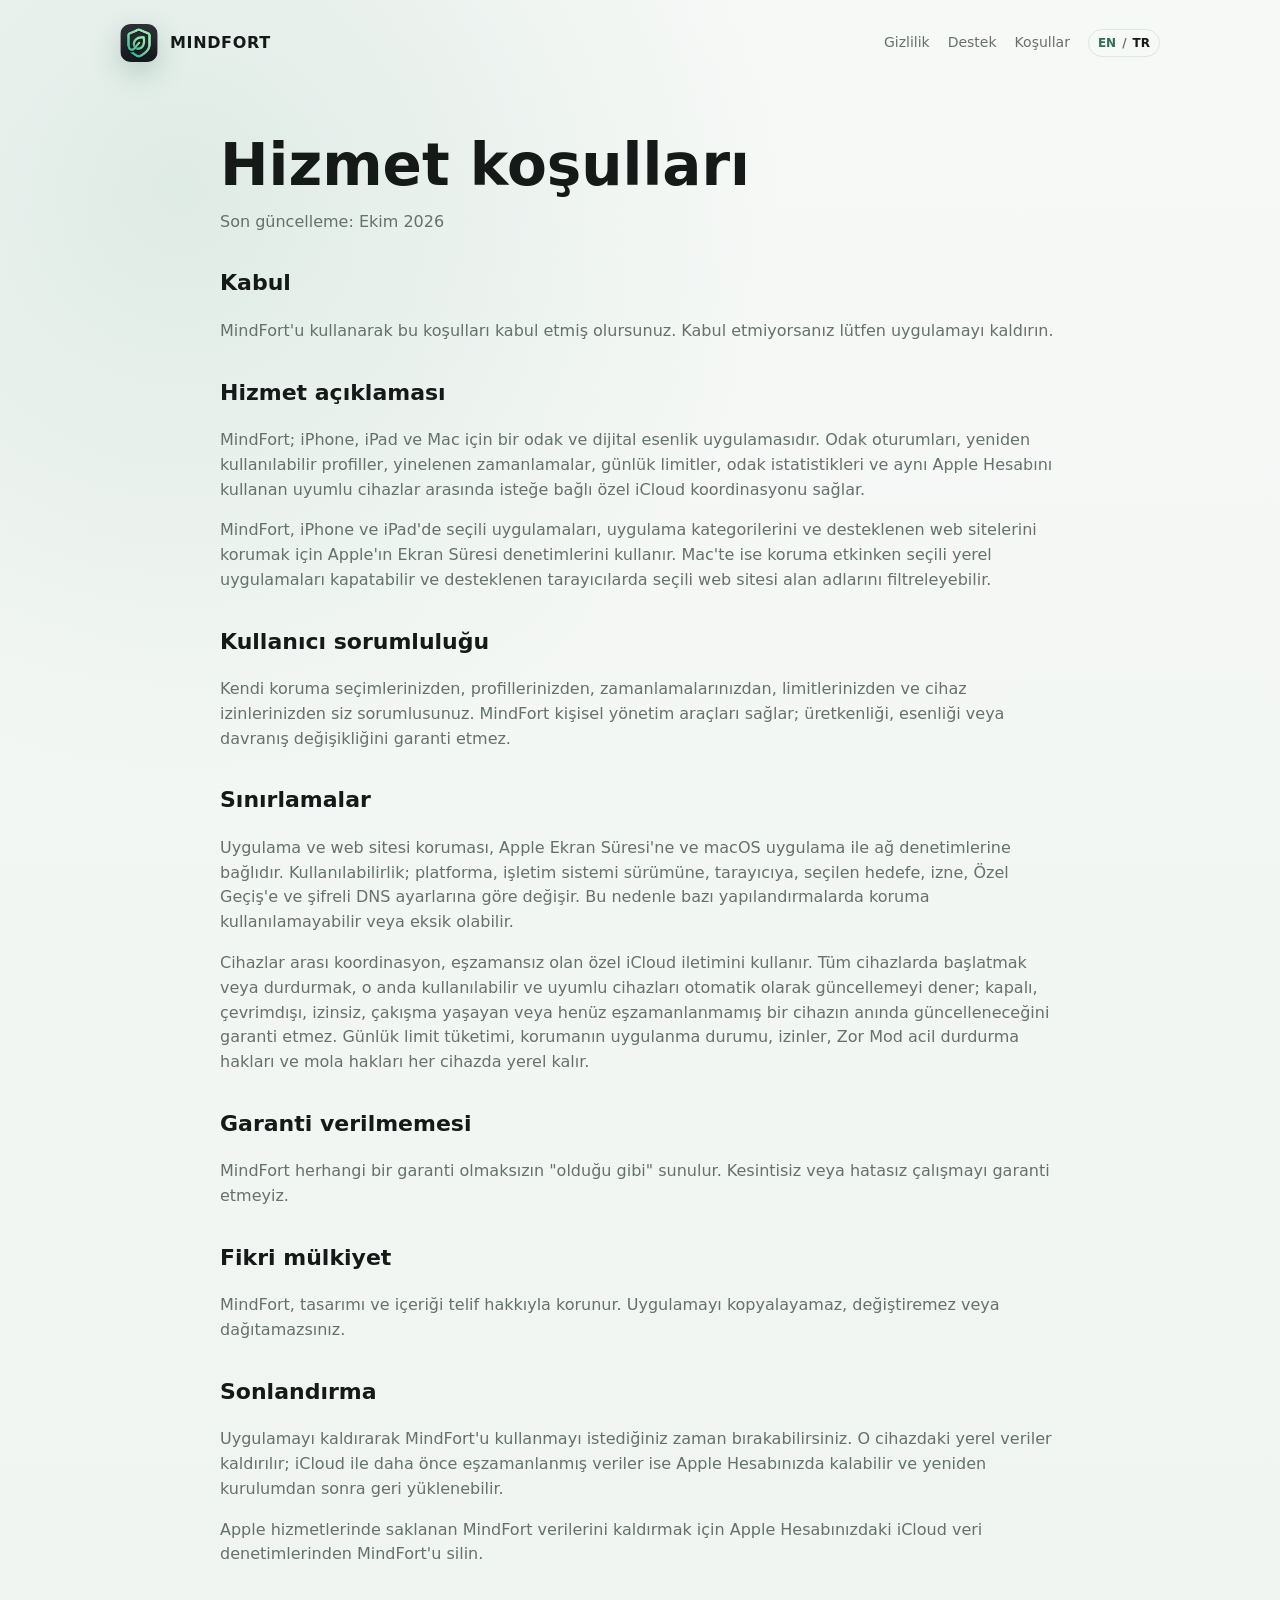
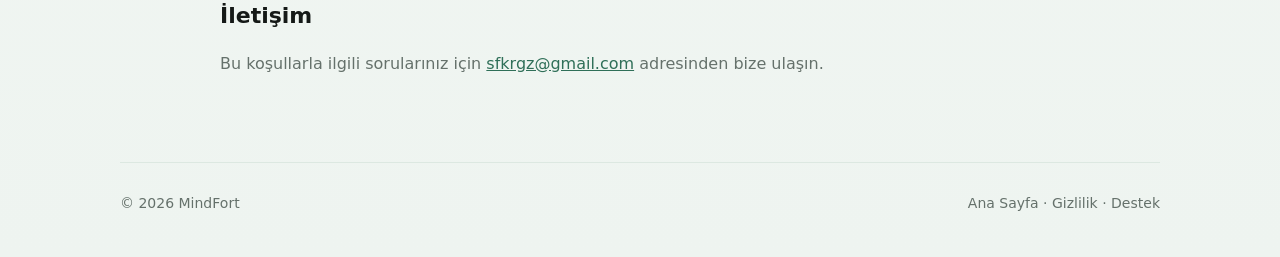
<file: tr-terms.html>
<!doctype html>
<html lang="tr">
<head>
  <meta charset="utf-8">
  <meta name="viewport" content="width=device-width, initial-scale=1">
  <title>Hizmet koşulları - MindFort</title>
  <meta name="description" content="MindFort hizmet koşulları.">
  <link rel="stylesheet" href="styles.css">
</head>
<body>
  <header class="shell nav">
    <a class="brand" href="tr.html">
      <img src="app-logo.png" alt="MindFort uygulama simgesi">
      <span>MINDFORT</span>
    </a>
    <nav class="nav-links" aria-label="Ana menü">
      <a href="tr-privacy.html">Gizlilik</a>
      <a href="tr-support.html">Destek</a>
      <a href="tr-terms.html">Koşullar</a>
      <span class="language-switch" aria-label="Dil seçimi">
        <a href="terms.html" lang="en" hreflang="en">EN</a>
        <span aria-hidden="true">/</span>
        <span class="language-current">TR</span>
      </span>
    </nav>
  </header>

  <main class="shell legal">
    <h1>Hizmet koşulları</h1>
    <p>Son güncelleme: Ekim 2026</p>

    <section>
      <h2>Kabul</h2>
      <p>MindFort'u kullanarak bu koşulları kabul etmiş olursunuz. Kabul etmiyorsanız lütfen uygulamayı kaldırın.</p>
    </section>

    <section>
      <h2>Hizmet açıklaması</h2>
      <p>MindFort; iPhone, iPad ve Mac için bir odak ve dijital esenlik uygulamasıdır. Odak oturumları, yeniden kullanılabilir profiller, yinelenen zamanlamalar, günlük limitler, odak istatistikleri ve aynı Apple Hesabını kullanan uyumlu cihazlar arasında isteğe bağlı özel iCloud koordinasyonu sağlar.</p>
      <p>MindFort, iPhone ve iPad'de seçili uygulamaları, uygulama kategorilerini ve desteklenen web sitelerini korumak için Apple'ın Ekran Süresi denetimlerini kullanır. Mac'te ise koruma etkinken seçili yerel uygulamaları kapatabilir ve desteklenen tarayıcılarda seçili web sitesi alan adlarını filtreleyebilir.</p>
    </section>

    <section>
      <h2>Kullanıcı sorumluluğu</h2>
      <p>Kendi koruma seçimlerinizden, profillerinizden, zamanlamalarınızdan, limitlerinizden ve cihaz izinlerinizden siz sorumlusunuz. MindFort kişisel yönetim araçları sağlar; üretkenliği, esenliği veya davranış değişikliğini garanti etmez.</p>
    </section>

    <section>
      <h2>Sınırlamalar</h2>
      <p>Uygulama ve web sitesi koruması, Apple Ekran Süresi'ne ve macOS uygulama ile ağ denetimlerine bağlıdır. Kullanılabilirlik; platforma, işletim sistemi sürümüne, tarayıcıya, seçilen hedefe, izne, Özel Geçiş'e ve şifreli DNS ayarlarına göre değişir. Bu nedenle bazı yapılandırmalarda koruma kullanılamayabilir veya eksik olabilir.</p>
      <p>Cihazlar arası koordinasyon, eşzamansız olan özel iCloud iletimini kullanır. Tüm cihazlarda başlatmak veya durdurmak, o anda kullanılabilir ve uyumlu cihazları otomatik olarak güncellemeyi dener; kapalı, çevrimdışı, izinsiz, çakışma yaşayan veya henüz eşzamanlanmamış bir cihazın anında güncelleneceğini garanti etmez. Günlük limit tüketimi, korumanın uygulanma durumu, izinler, Zor Mod acil durdurma hakları ve mola hakları her cihazda yerel kalır.</p>
    </section>

    <section>
      <h2>Garanti verilmemesi</h2>
      <p>MindFort herhangi bir garanti olmaksızın "olduğu gibi" sunulur. Kesintisiz veya hatasız çalışmayı garanti etmeyiz.</p>
    </section>

    <section>
      <h2>Fikri mülkiyet</h2>
      <p>MindFort, tasarımı ve içeriği telif hakkıyla korunur. Uygulamayı kopyalayamaz, değiştiremez veya dağıtamazsınız.</p>
    </section>

    <section>
      <h2>Sonlandırma</h2>
      <p>Uygulamayı kaldırarak MindFort'u kullanmayı istediğiniz zaman bırakabilirsiniz. O cihazdaki yerel veriler kaldırılır; iCloud ile daha önce eşzamanlanmış veriler ise Apple Hesabınızda kalabilir ve yeniden kurulumdan sonra geri yüklenebilir.</p>
      <p>Apple hizmetlerinde saklanan MindFort verilerini kaldırmak için Apple Hesabınızdaki iCloud veri denetimlerinden MindFort'u silin.</p>
    </section>

    <section>
      <h2>İletişim</h2>
      <p>Bu koşullarla ilgili sorularınız için <a href="mailto:sfkrgz@gmail.com">sfkrgz@gmail.com</a> adresinden bize ulaşın.</p>
    </section>
  </main>

  <footer class="shell footer">
    <span>© 2026 MindFort</span>
    <span>
      <a href="tr.html">Ana Sayfa</a> ·
      <a href="tr-privacy.html">Gizlilik</a> ·
      <a href="tr-support.html">Destek</a>
    </span>
  </footer>
</body>
</html>
</file>
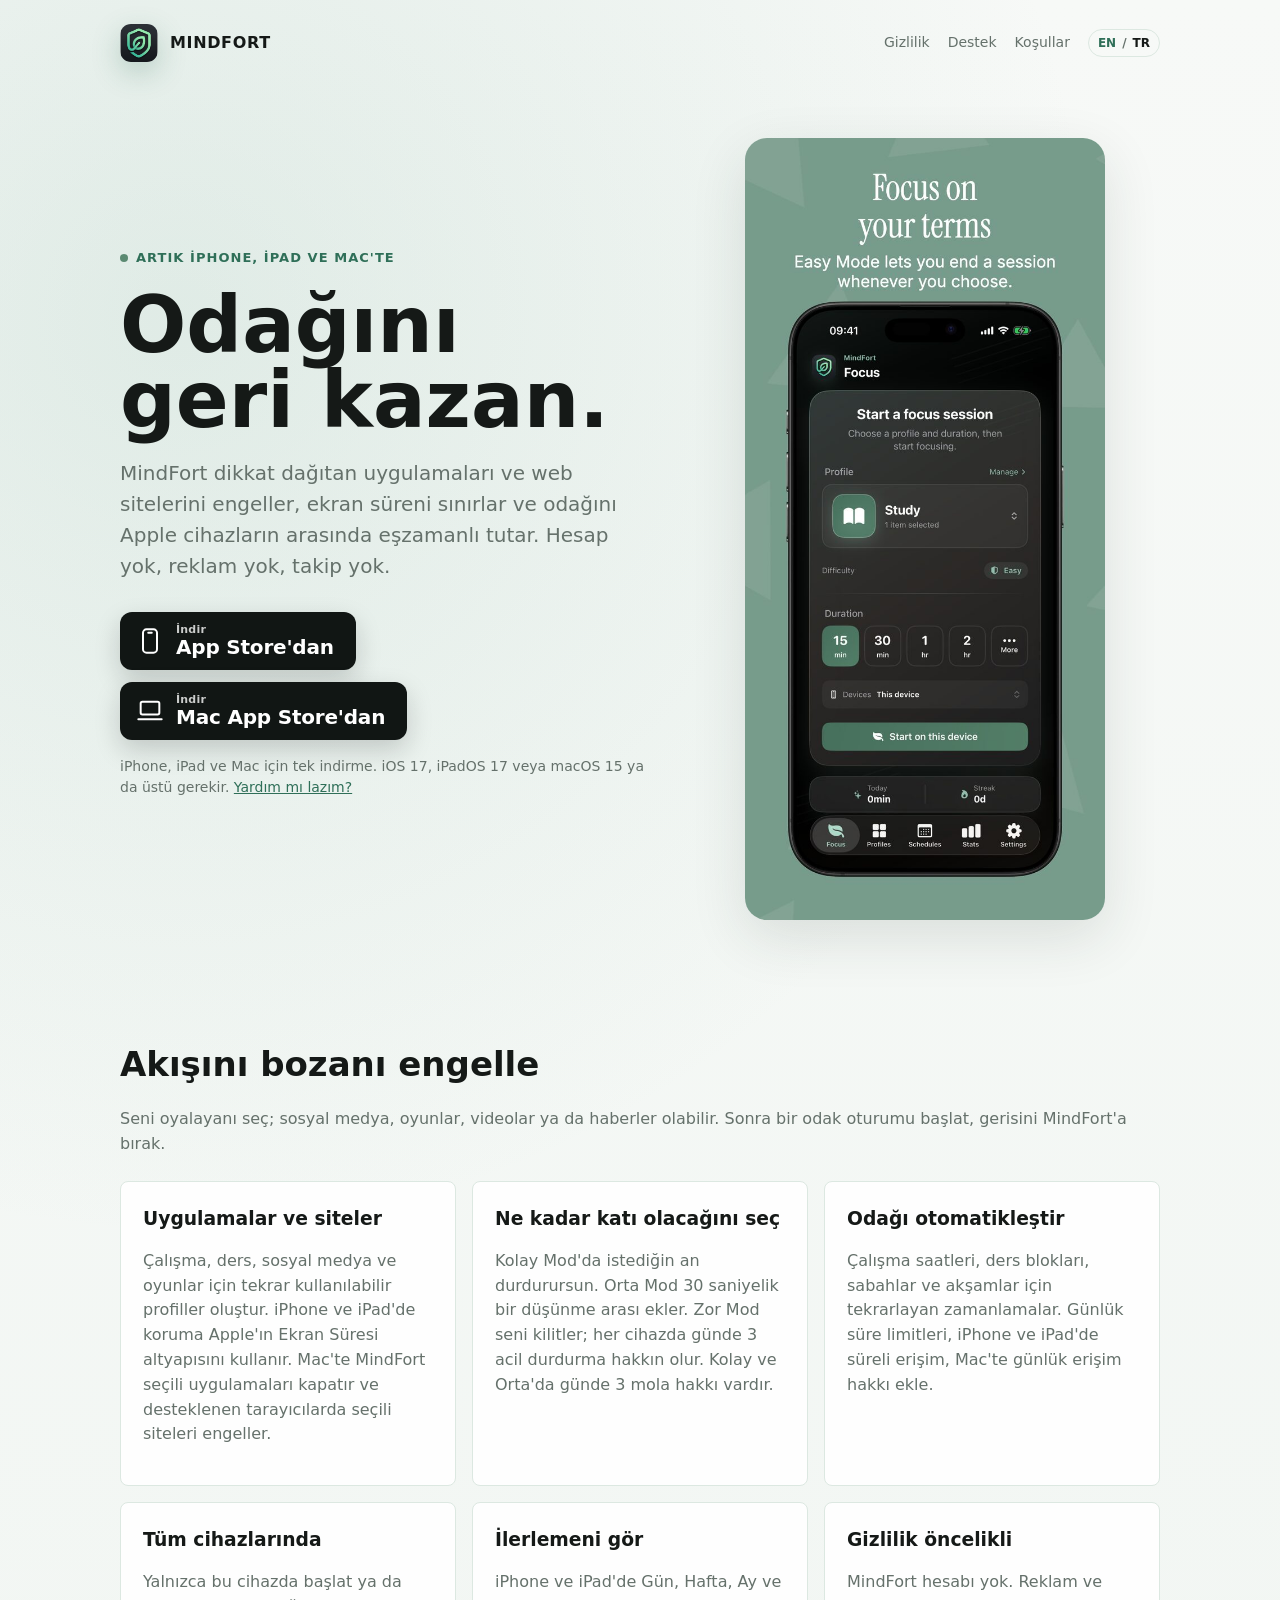
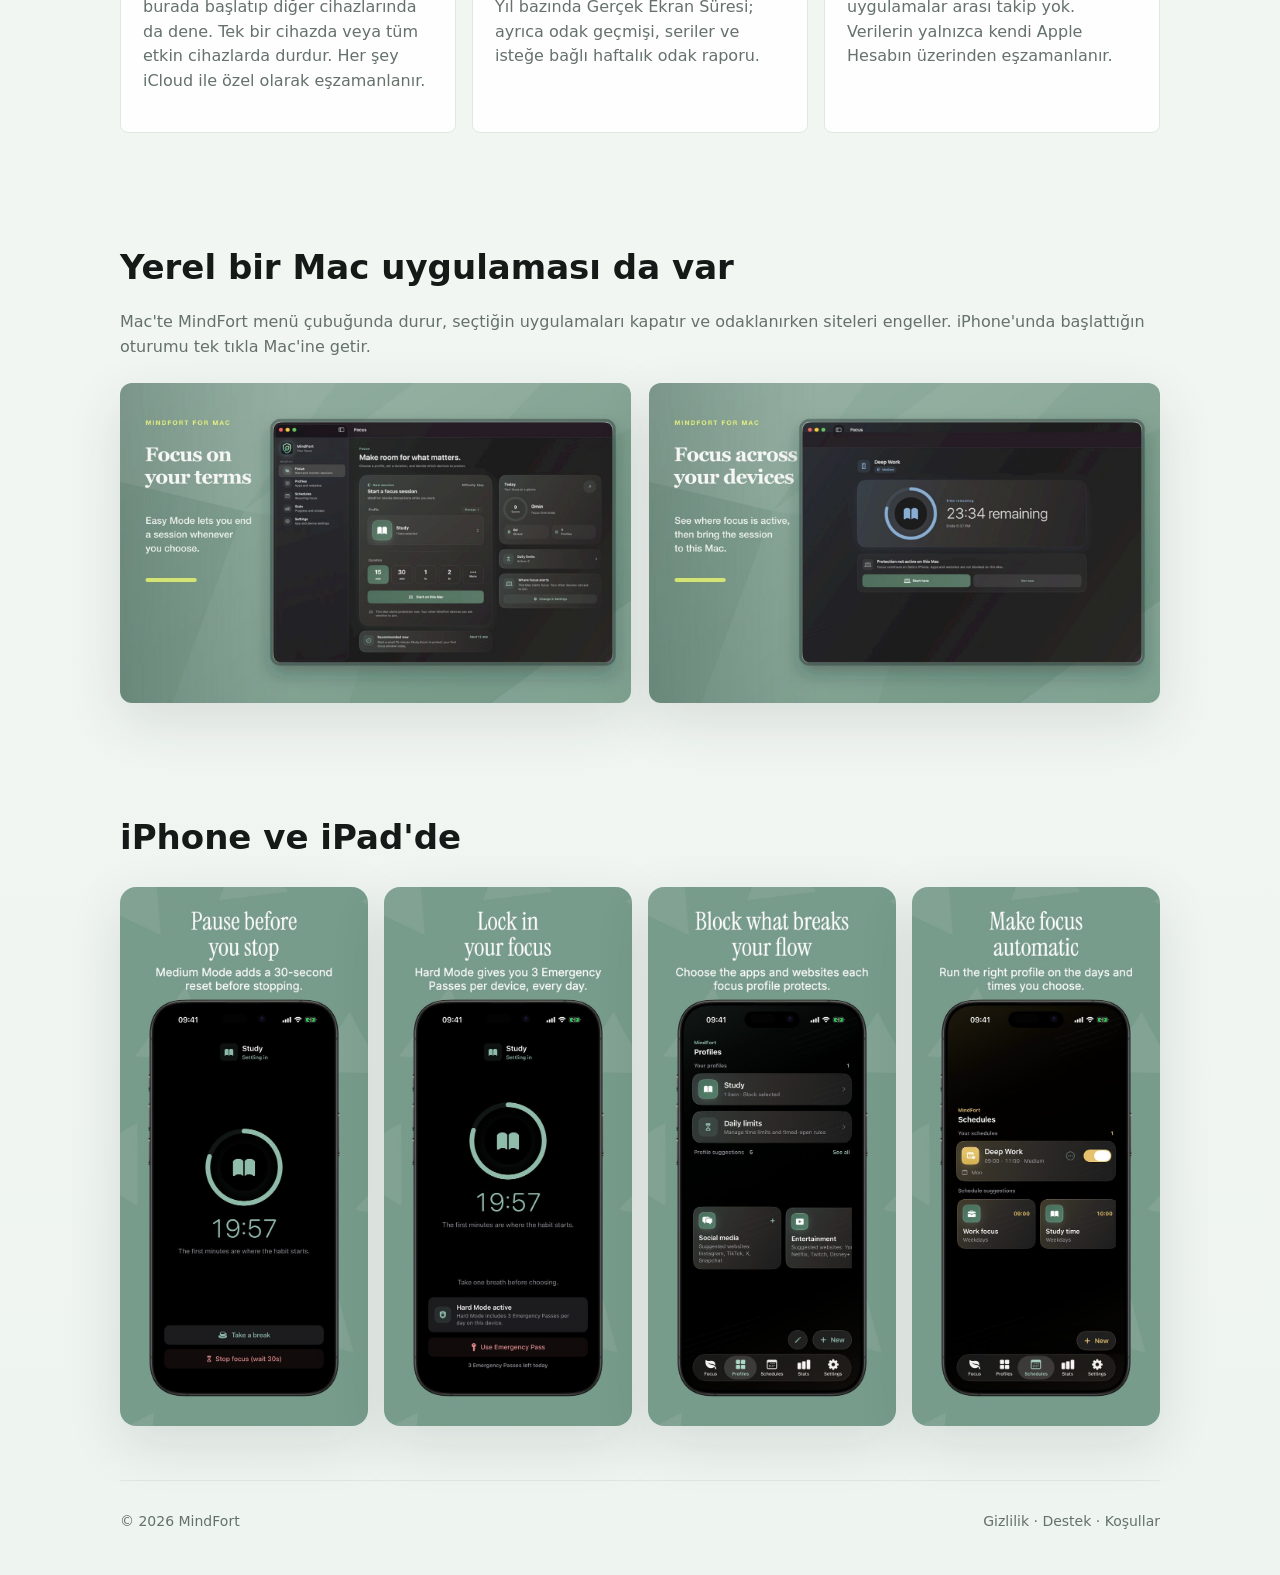
<file: tr.html>
<!doctype html>
<html lang="tr">
<head>
  <meta charset="utf-8">
  <meta name="viewport" content="width=device-width, initial-scale=1">
  <title>MindFort: Uygulama Engelleyici ve Odak · iPhone, iPad ve Mac</title>
  <meta name="description" content="Dikkat dağıtan uygulamaları ve web sitelerini engelle, ekran süreni sınırla ve odağını geri kazan: iPhone, iPad ve Mac'te. Hesap yok, reklam yok, takip yok.">
  <link rel="alternate" hreflang="en" href="https://mindfortapp.github.io/">
  <link rel="alternate" hreflang="tr" href="https://mindfortapp.github.io/tr.html">
  <meta property="og:title" content="MindFort: Uygulama Engelleyici">
  <meta property="og:description" content="iPhone, iPad ve Mac'te dikkat dağıtan uygulama ve siteleri engelle.">
  <meta property="og:image" content="https://mindfortapp.github.io/screen-mac-01-easy.jpg">
  <meta name="apple-itunes-app" content="app-id=6761208050">
  <link rel="stylesheet" href="styles.css">
</head>
<body>
  <header class="shell nav">
    <a class="brand" href="tr.html">
      <img src="app-logo.png" alt="MindFort uygulama simgesi">
      <span>MINDFORT</span>
    </a>
    <nav class="nav-links" aria-label="Ana gezinme">
      <a href="tr-privacy.html">Gizlilik</a>
      <a href="tr-support.html">Destek</a>
      <a href="tr-terms.html">Koşullar</a>
      <span class="language-switch" aria-label="Dil seçimi">
        <a href="index.html" lang="en" hreflang="en">EN</a>
        <span aria-hidden="true">/</span>
        <span class="language-current">TR</span>
      </span>
    </nav>
  </header>

  <main>
    <section class="shell hero">
      <div>
        <div class="eyebrow">Artık iPhone, iPad ve Mac'te</div>
        <h1>Odağını geri kazan.</h1>
        <p class="lead">MindFort dikkat dağıtan uygulamaları ve web sitelerini engeller, ekran süreni sınırlar ve odağını Apple cihazların arasında eşzamanlı tutar. Hesap yok, reklam yok, takip yok.</p>
        <div class="store-buttons">
          <a class="store-button" href="https://apps.apple.com/tr/app/mindfort-app-blocker-focus/id6761208050" target="_blank" rel="noopener">
            <svg viewBox="0 0 24 24" aria-hidden="true"><rect x="6" y="2" width="12" height="20" rx="3"/><path d="M10.5 5h3"/></svg>
            <span><small>İndir</small>App Store'dan</span>
          </a>
          <a class="store-button" href="https://apps.apple.com/tr/app/mindfort-app-blocker-focus/id6761208050?platform=mac" target="_blank" rel="noopener">
            <svg viewBox="0 0 24 24" aria-hidden="true"><rect x="4" y="4" width="16" height="11" rx="1.5"/><path d="M2 19h20"/></svg>
            <span><small>İndir</small>Mac App Store'dan</span>
          </a>
        </div>
        <p class="fine-print">iPhone, iPad ve Mac için tek indirme. iOS 17, iPadOS 17 veya macOS 15 ya da üstü gerekir. <a href="tr-support.html">Yardım mı lazım?</a></p>
      </div>

      <figure class="hero-shot">
        <img src="screen-iphone-01-easy.jpg" width="640" height="1391" alt="iPhone'da MindFort: Kolay profille odak oturumu başlatma">
      </figure>
    </section>

    <section class="shell section">
      <h2>Akışını bozanı engelle</h2>
      <p>Seni oyalayanı seç; sosyal medya, oyunlar, videolar ya da haberler olabilir. Sonra bir odak oturumu başlat, gerisini MindFort'a bırak.</p>

      <div class="grid">
        <article class="card">
          <h3>Uygulamalar ve siteler</h3>
          <p>Çalışma, ders, sosyal medya ve oyunlar için tekrar kullanılabilir profiller oluştur. iPhone ve iPad'de koruma Apple'ın Ekran Süresi altyapısını kullanır. Mac'te MindFort seçili uygulamaları kapatır ve desteklenen tarayıcılarda seçili siteleri engeller.</p>
        </article>
        <article class="card">
          <h3>Ne kadar katı olacağını seç</h3>
          <p>Kolay Mod'da istediğin an durdurursun. Orta Mod 30 saniyelik bir düşünme arası ekler. Zor Mod seni kilitler; her cihazda günde 3 acil durdurma hakkın olur. Kolay ve Orta'da günde 3 mola hakkı vardır.</p>
        </article>
        <article class="card">
          <h3>Odağı otomatikleştir</h3>
          <p>Çalışma saatleri, ders blokları, sabahlar ve akşamlar için tekrarlayan zamanlamalar. Günlük süre limitleri, iPhone ve iPad'de süreli erişim, Mac'te günlük erişim hakkı ekle.</p>
        </article>
        <article class="card">
          <h3>Tüm cihazlarında</h3>
          <p>Yalnızca bu cihazda başlat ya da burada başlatıp diğer cihazlarında da dene. Tek bir cihazda veya tüm etkin cihazlarda durdur. Her şey iCloud ile özel olarak eşzamanlanır.</p>
        </article>
        <article class="card">
          <h3>İlerlemeni gör</h3>
          <p>iPhone ve iPad'de Gün, Hafta, Ay ve Yıl bazında Gerçek Ekran Süresi; ayrıca odak geçmişi, seriler ve isteğe bağlı haftalık odak raporu.</p>
        </article>
        <article class="card">
          <h3>Gizlilik öncelikli</h3>
          <p>MindFort hesabı yok. Reklam ve uygulamalar arası takip yok. Verilerin yalnızca kendi Apple Hesabın üzerinden eşzamanlanır.</p>
        </article>
      </div>
    </section>

    <section class="shell section">
      <h2>Yerel bir Mac uygulaması da var</h2>
      <p>Mac'te MindFort menü çubuğunda durur, seçtiğin uygulamaları kapatır ve odaklanırken siteleri engeller. iPhone'unda başlattığın oturumu tek tıkla Mac'ine getir.</p>
      <div class="mac-shots">
        <img src="screen-mac-01-easy.jpg" width="1440" height="900" loading="lazy" alt="Mac'te MindFort: odak oturumu başlatma">
        <img src="screen-mac-04-cross-device.jpg" width="1440" height="900" loading="lazy" alt="Mac'te MindFort: başka bir cihazdaki odak oturumunu bu Mac'e getirme">
      </div>
    </section>

    <section class="shell section">
      <h2>iPhone ve iPad'de</h2>
      <div class="gallery">
        <img src="screen-iphone-02-medium.jpg" width="640" height="1391" loading="lazy" alt="Orta Mod, durdurmadan önce 30 saniyelik ara ekler">
        <img src="screen-iphone-03-hard.jpg" width="640" height="1391" loading="lazy" alt="Acil durdurma haklarıyla Zor Mod">
        <img src="screen-iphone-05-profiles.jpg" width="640" height="1391" loading="lazy" alt="Tekrar kullanılabilir uygulama ve site profilleri">
        <img src="screen-iphone-06-schedules.jpg" width="640" height="1391" loading="lazy" alt="Tekrarlayan odak zamanlamaları">
      </div>
    </section>
  </main>

  <footer class="shell footer">
    <span>© 2026 MindFort</span>
    <span>
      <a href="tr-privacy.html">Gizlilik</a> ·
      <a href="tr-support.html">Destek</a> ·
      <a href="tr-terms.html">Koşullar</a>
    </span>
  </footer>
</body>
</html>
</file>
<file: styles.css>
:root {
  color-scheme: light dark;
  --bg: #f7f9f7;
  --surface: #ffffff;
  --surface-soft: #eef4f0;
  --text: #151917;
  --muted: #65716b;
  --border: #dce8e1;
  --accent: #5b8a72;
  --accent-strong: #2f6f58;
  --mint: #8fbcab;
  --sand: #c4a882;
  --shadow: 0 18px 55px rgba(30, 48, 39, 0.12);
}

@media (prefers-color-scheme: dark) {
  :root {
    --bg: #101412;
    --surface: #171d1a;
    --surface-soft: #1d2823;
    --text: #f2f7f4;
    --muted: #a3b1aa;
    --border: #2a3832;
    --accent: #8fbcab;
    --accent-strong: #a9d5c5;
    --shadow: 0 18px 55px rgba(0, 0, 0, 0.34);
  }
}

* {
  box-sizing: border-box;
}

body {
  margin: 0;
  min-height: 100vh;
  background:
    radial-gradient(circle at 14% 10%, rgba(143, 188, 171, 0.22), transparent 30%),
    linear-gradient(180deg, var(--bg), var(--surface-soft));
  color: var(--text);
  font-family: Inter, ui-sans-serif, system-ui, -apple-system, BlinkMacSystemFont, "Segoe UI", sans-serif;
  line-height: 1.55;
}

a {
  color: var(--accent-strong);
}

.shell {
  width: min(1040px, calc(100% - 40px));
  margin: 0 auto;
}

.nav {
  display: flex;
  align-items: center;
  justify-content: space-between;
  gap: 20px;
  padding: 24px 0;
}

.brand {
  display: inline-flex;
  align-items: center;
  gap: 12px;
  color: var(--text);
  text-decoration: none;
  font-weight: 800;
  letter-spacing: 0.04em;
}

.brand img {
  width: 38px;
  height: 38px;
  border-radius: 11px;
  box-shadow: 0 10px 28px rgba(47, 111, 88, 0.25);
}

.nav-links {
  display: flex;
  align-items: center;
  gap: 18px;
  font-size: 14px;
}

.nav-links a {
  color: var(--muted);
  text-decoration: none;
}

.language-switch {
  display: inline-flex;
  align-items: center;
  gap: 6px;
  padding: 4px 9px;
  border: 1px solid var(--border);
  border-radius: 999px;
  color: var(--muted);
  font-size: 12px;
  font-weight: 750;
}

.language-switch a {
  color: var(--accent-strong);
}

.language-current {
  color: var(--text);
}

.hero {
  display: grid;
  grid-template-columns: minmax(0, 1.06fr) minmax(300px, 0.94fr);
  gap: 40px;
  align-items: center;
  padding: 52px 0 64px;
}

.eyebrow {
  display: inline-flex;
  align-items: center;
  gap: 8px;
  color: var(--accent-strong);
  font-size: 13px;
  font-weight: 800;
  letter-spacing: 0.08em;
  text-transform: uppercase;
}

.eyebrow::before {
  content: "";
  width: 8px;
  height: 8px;
  border-radius: 999px;
  background: var(--accent);
}

h1 {
  max-width: 720px;
  margin: 18px 0 16px;
  font-size: clamp(42px, 8vw, 78px);
  line-height: 0.96;
  letter-spacing: 0;
}

.lead {
  max-width: 650px;
  color: var(--muted);
  font-size: 20px;
}

.actions {
  display: flex;
  flex-wrap: wrap;
  gap: 12px;
  margin-top: 28px;
}

.button {
  display: inline-flex;
  align-items: center;
  justify-content: center;
  min-height: 46px;
  padding: 0 18px;
  border: 1px solid var(--border);
  border-radius: 8px;
  background: var(--surface);
  color: var(--text);
  text-decoration: none;
  font-weight: 750;
}

.button.primary {
  border-color: transparent;
  background: linear-gradient(135deg, var(--accent), var(--mint));
  color: white;
}

@media (prefers-color-scheme: dark) {
  /* The dark accent is a light mint; white text on it is unreadable. */
  .button.primary {
    color: #0f1a15;
  }
}

.store-buttons {
  display: flex;
  flex-wrap: wrap;
  gap: 12px;
  margin-top: 30px;
}

/* Badge-shaped download links: high contrast against either theme, the
   store name as the strong line, matching widths so neither reads as
   secondary. */
.store-button {
  --store-bg: #111614;
  --store-fg: #ffffff;
  display: inline-flex;
  align-items: center;
  gap: 12px;
  min-width: 212px;
  min-height: 58px;
  padding: 8px 22px 8px 16px;
  border-radius: 12px;
  background: var(--store-bg);
  color: var(--store-fg);
  text-decoration: none;
  font-size: 20px;
  font-weight: 700;
  line-height: 1.1;
  letter-spacing: -0.01em;
  box-shadow: 0 10px 26px rgba(17, 22, 20, 0.18);
  transition: transform 0.15s ease, box-shadow 0.15s ease;
}

.store-button:hover {
  transform: translateY(-1px);
  box-shadow: 0 14px 32px rgba(17, 22, 20, 0.26);
}

.store-button:focus-visible {
  outline: 3px solid var(--accent);
  outline-offset: 3px;
}

.store-button svg {
  flex: none;
  width: 28px;
  height: 28px;
  fill: none;
  stroke: currentColor;
  stroke-width: 1.7;
  stroke-linecap: round;
  stroke-linejoin: round;
}

.store-button span {
  display: flex;
  flex-direction: column;
}

.store-button small {
  font-size: 11px;
  font-weight: 600;
  letter-spacing: 0.02em;
  opacity: 0.78;
}

@media (prefers-color-scheme: dark) {
  .store-button {
    --store-bg: #f2f7f4;
    --store-fg: #0f1a15;
    box-shadow: 0 10px 26px rgba(0, 0, 0, 0.35);
  }
}

@media (prefers-reduced-motion: reduce) {
  .store-button {
    transition: none;
  }

  .store-button:hover {
    transform: none;
  }
}

.fine-print {
  margin-top: 16px;
  color: var(--muted);
  font-size: 14px;
}

.hero-shot {
  margin: 0;
  justify-self: center;
  width: min(100%, 360px);
}

.hero-shot img,
.mac-shots img,
.gallery img {
  display: block;
  width: 100%;
  height: auto;
  border-radius: 22px;
  box-shadow: var(--shadow);
}

.mac-shots {
  display: grid;
  grid-template-columns: repeat(2, minmax(0, 1fr));
  gap: 18px;
  margin-top: 24px;
}

.mac-shots img {
  border-radius: 12px;
}

.gallery {
  display: grid;
  grid-template-columns: repeat(4, minmax(0, 1fr));
  gap: 16px;
  margin-top: 24px;
}

.gallery img {
  border-radius: 16px;
}

.phone {
  position: relative;
  min-height: 540px;
  border: 1px solid var(--border);
  border-radius: 42px;
  background:
    linear-gradient(160deg, rgba(143, 188, 171, 0.24), transparent 35%),
    var(--surface);
  box-shadow: var(--shadow);
  padding: 22px;
  overflow: hidden;
}

.phone::before {
  content: "";
  position: absolute;
  top: 14px;
  left: 50%;
  width: 110px;
  height: 28px;
  transform: translateX(-50%);
  border-radius: 999px;
  background: #070908;
}

.phone-card {
  margin-top: 72px;
  padding: 22px;
  border-radius: 28px;
  background: var(--surface);
  box-shadow: 0 18px 46px rgba(26, 51, 39, 0.13);
}

.session-ring {
  width: 210px;
  height: 210px;
  margin: 22px auto 18px;
  border-radius: 999px;
  background:
    radial-gradient(circle at center, var(--surface) 0 46%, transparent 47%),
    conic-gradient(var(--accent) 0 74%, rgba(91, 138, 114, 0.15) 74% 100%);
  display: grid;
  place-items: center;
}

.session-ring img {
  width: 74px;
  height: 74px;
  border-radius: 18px;
}

.timer {
  text-align: center;
  color: var(--accent);
  font-size: 58px;
  font-weight: 300;
  line-height: 1;
}

.section {
  padding: 54px 0;
}

.section h2 {
  margin: 0 0 12px;
  font-size: 34px;
  letter-spacing: 0;
}

.section p {
  color: var(--muted);
}

.grid {
  display: grid;
  grid-template-columns: repeat(3, minmax(0, 1fr));
  gap: 16px;
  margin-top: 24px;
}

.card {
  padding: 22px;
  border: 1px solid var(--border);
  border-radius: 8px;
  background: color-mix(in srgb, var(--surface) 92%, transparent);
}

.card h3 {
  margin: 0 0 8px;
}

.legal {
  max-width: 840px;
  padding: 34px 0 70px;
}

.legal h1 {
  font-size: clamp(36px, 6vw, 58px);
}

.legal h2 {
  margin-top: 32px;
  font-size: 22px;
}

.legal p,
.legal li {
  color: var(--muted);
}

.notice {
  padding: 18px;
  border: 1px solid var(--border);
  border-radius: 8px;
  background: var(--surface);
}

.footer {
  display: flex;
  flex-wrap: wrap;
  justify-content: space-between;
  gap: 16px;
  padding: 30px 0 42px;
  border-top: 1px solid var(--border);
  color: var(--muted);
  font-size: 14px;
}

.footer a {
  color: var(--muted);
  text-decoration: none;
}

@media (max-width: 820px) {
  .nav {
    align-items: flex-start;
    flex-direction: column;
  }

  .hero {
    grid-template-columns: 1fr;
    padding-top: 24px;
  }

  .phone {
    min-height: 480px;
  }

  .grid,
  .mac-shots {
    grid-template-columns: 1fr;
  }

  .gallery {
    grid-template-columns: repeat(2, minmax(0, 1fr));
  }

  .hero-shot {
    width: min(100%, 300px);
  }
}

@media (max-width: 520px) {
  .shell {
    width: min(100% - 28px, 1040px);
  }

  .nav-links {
    gap: 12px;
    font-size: 13px;
  }

  .lead {
    font-size: 17px;
  }

  .store-button {
    flex: 1 1 100%;
  }

  .phone {
    border-radius: 30px;
    padding: 16px;
  }

  .timer {
    font-size: 46px;
  }
}
</file>
